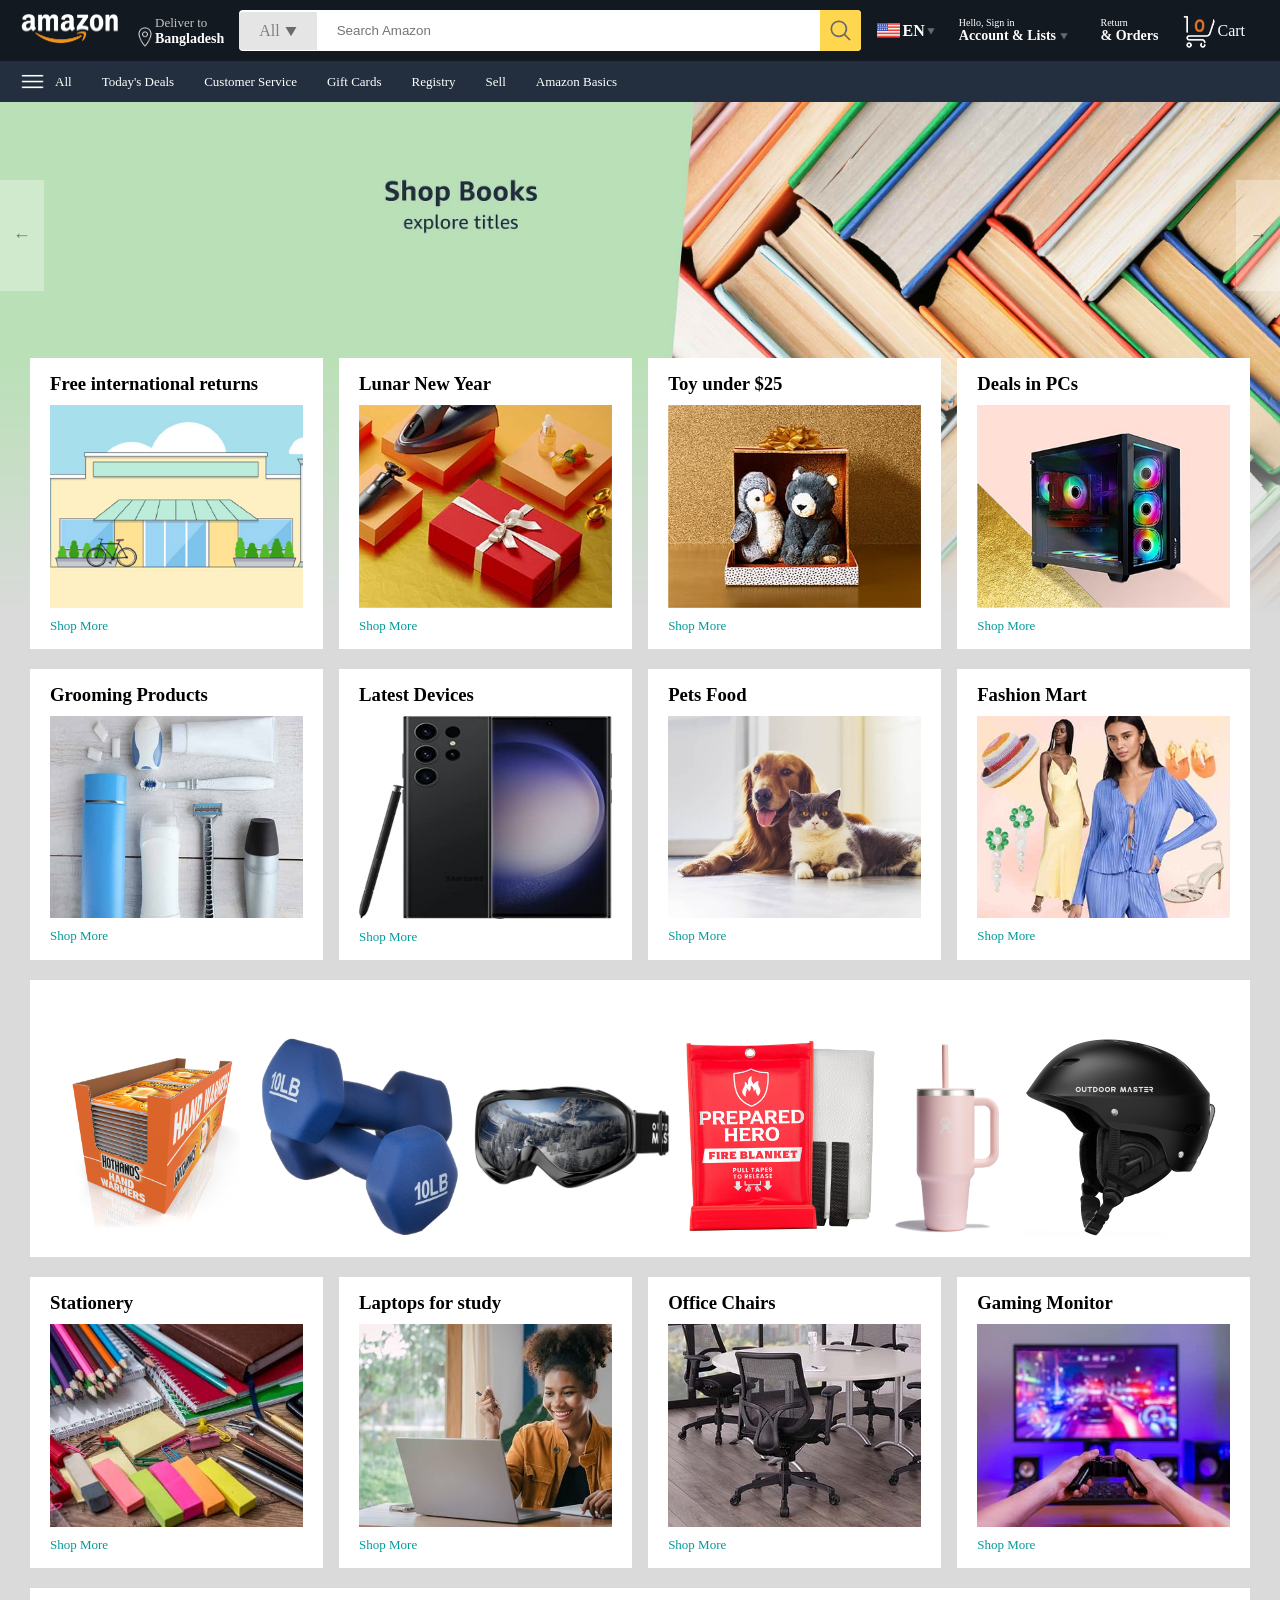
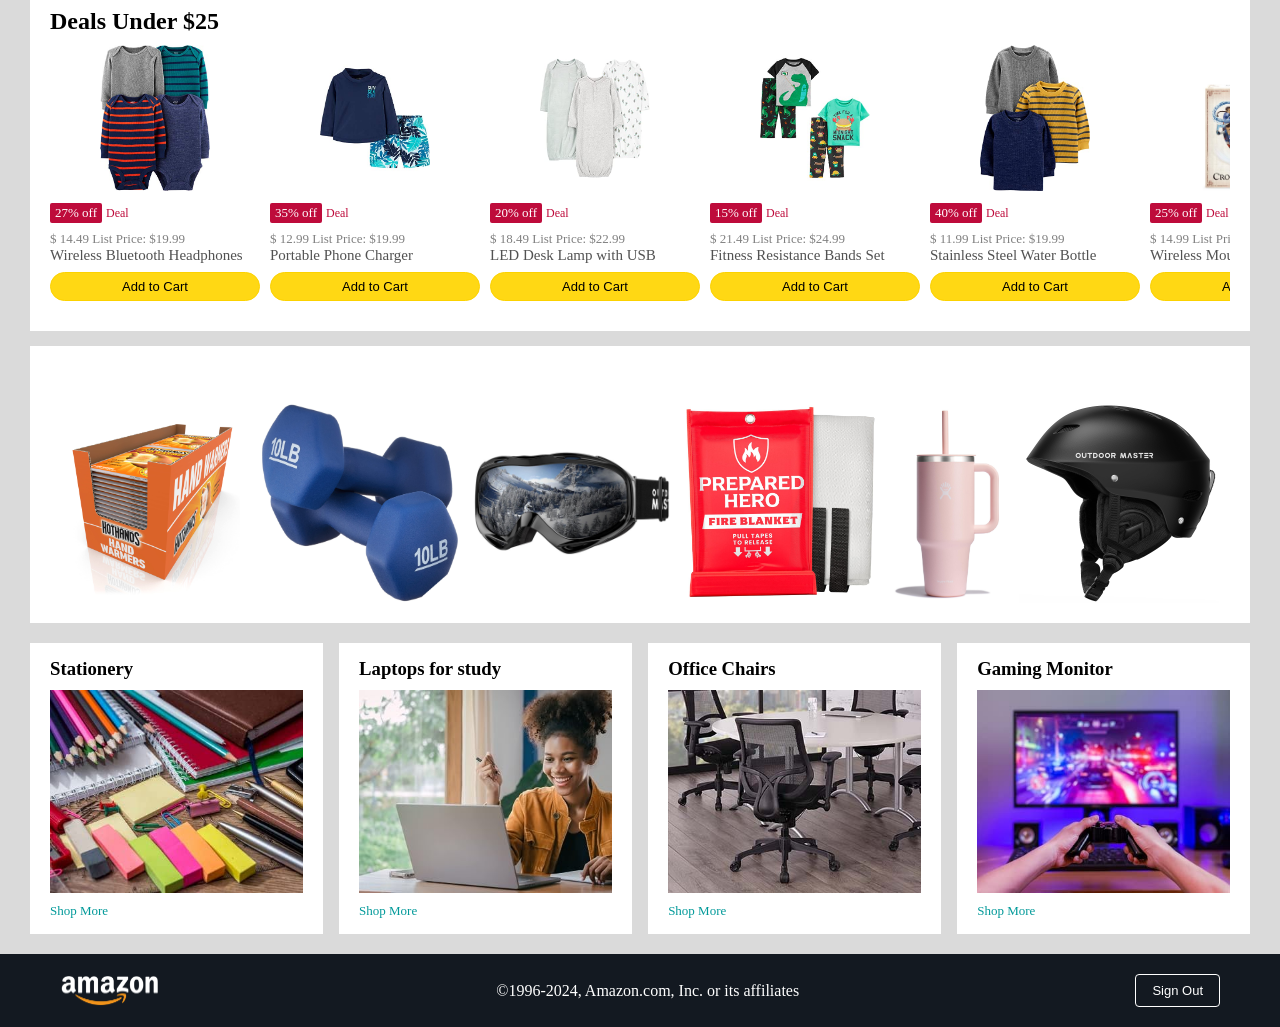
<file: index.html>
<!DOCTYPE html>
<html lang="en">
<head>
    <meta charset="UTF-8">
    <meta name="viewport" content="width=device-width, initial-scale=1.0">
    <base href="/">
    <title>Amazon Clone By Mahin</title>
    <link rel="stylesheet" href="style.css">
</head>
<body>

    <nav>
        <button class="mobile-menu-btn" aria-label="Menu">&#9776;</button>
        <a href="index.html">
            <img src="assets/amazon_logo.png" width="100px" alt="Amazon Logo">
        </a>
        <div class="nav-country">
            <img src="assets/location_icon.png" height="20px" alt="">
            <div>
                <p>Deliver to</p>
                <h1>Bangladesh</h1>
            </div>
        </div>  
        <div class="nav-search">
            <div class="nav-search-gategory">
                <p>All</p>
                <img src="assets/dropdown_icon.png" height="12px" alt="">
            </div>
            <ul class="category-dropdown">
                <li>All Departments</li>
                <li>Electronics</li>
                <li>Computers</li>
                <li>Sports & Outdoors</li>
                <li>Fashion</li>
                <li>Home & Kitchen</li>
                <li>Toys & Games</li>
                <li>Books</li>
            </ul>
            <input type="text" class="nav-search-input" placeholder="Search Amazon" />
            <img src="assets/search_icon.png" class="nav-search-icon" alt="Search">
        </div> 

        <div class="nav-language">
            <img src="assets/us_flag.png" width="25px" alt="">
            <p>EN</p>
            <img src="assets/dropdown_icon.png" height="8px" alt="">
        </div>

        <div class="nav-text">
            <p class="sign-in-text">Hello, Sign in</p> 
            <h1>Account & Lists <img src="assets/dropdown_icon.png" height="8px" alt=""> </h1>
        </div>

        <div class="nav-text">
            <p>Return</p> 
            <h1>& Orders</h1>
        </div>

        <a href="cart.html" class="nav-cart">
            <img src="assets/cart_icon.png" width="35px" alt="">
            <span class="cart-badge">0</span>
            <p>Cart</p>
        </a>
    </nav>

    <div class="nav-bottom">
        <div>
            <img src="assets/menu_icon.png" width="25px" alt="">
            <p>All</p>
        </div>
        <p>Today's Deals</p>
        <p>Customer Service</p>  
        <p>Gift Cards</p>
        <p>Registry</p> 
        <p>Sell</p>
        <p>Amazon Basics</p>   
    </div>

    <div class="header-slider">
        <a href="#" class="control-prev">&#8592;</a>
        <a href="#" class="control-next">&#8594;</a>
        <ul>
            <img src="assets/header1.jpg" class="header-img" alt="">
            <img src="assets/header2.jpg" class="header-img" alt="">
            <img src="assets/header3.jpg" class="header-img" alt="">
            <img src="assets/header4.jpg" class="header-img" alt="">
            <img src="assets/header5.jpg" class="header-img" alt="">
            <img src="assets/header6.jpg" class="header-img" alt="">       
        </ul>
    </div>

    <div class="box-row header-box">
       <div class="box-col">
        <h3>Free international returns</h3>
        <img src="assets/box1-1.jpg" alt="">
        <a href="/">Shop More</a>
       </div>
        
       <div class="box-col">
         <h3>Lunar New Year</h3>
         <img src="assets/box1-2.jpg" alt="">
         <a href="/">Shop More</a>
        </div>
     
        <div class="box-col">
         <h3>Toy under $25</h3>
         <img src="assets/box1-3.jpg" alt="">
         <a href="/">Shop More</a>
        </div>
     
        <div class="box-col">
         <h3>Deals in PCs</h3>
         <img src="assets/box1-4.jpg" alt="">
         <a href="/">Shop More</a>
        </div>
     
    </div>

    <div class="box-row">
        <div class="box-col">
         <h3>Grooming Products</h3>
         <img src="assets/box2-1.jpg" alt="">
         <a href="/">Shop More</a>
        </div>
         
        <div class="box-col">
          <h3>Latest Devices</h3>
          <img src="assets/box2-2.jpg" alt="">
          <a href="/">Shop More</a>
         </div>
      
         <div class="box-col">
          <h3>Pets Food</h3>
          <img src="assets/box2-3.jpg" alt="">
          <a href="/">Shop More</a>
         </div>
      
         <div class="box-col">
          <h3>Fashion Mart</h3>
          <img src="assets/box2-4.jpg" alt="">
          <a href="/">Shop More</a>
         </div>
     </div>


     <div class="products-slider">
        <h2>Best sellers in Sports & Outdoors</h2>
        <div class="products">
            <img src="assets/product1-1.jpg" alt="">
            <img src="assets/product1-2.jpg" alt="">
            <img src="assets/product1-3.jpg" alt="">
            <img src="assets/product1-4.jpg" alt="">
            <img src="assets/product1-5.jpg" alt="">  
            <img src="assets/product1-6.jpg" alt="">
            <img src="assets/product1-7.jpg" alt="">
            <img src="assets/product1-8.jpg" alt="">
            <img src="assets/product1-9.jpg" alt="">
            <img src="assets/product1-10.jpg" alt="">
        </div>

     </div>

     <div class="box-row">
        <div class="box-col">
         <h3>Stationery</h3>
         <img src="assets/box3-1.jpg" alt="">
         <a href="/">Shop More</a>
        </div>
         
        <div class="box-col">
          <h3>Laptops for study</h3>
          <img src="assets/box3-2.jpg" alt="">
          <a href="/">Shop More</a>
         </div>
      
         <div class="box-col">
          <h3>Office Chairs</h3>
          <img src="assets/box3-3.jpg" alt="">
          <a href="/">Shop More</a>
         </div>
      
         <div class="box-col">
          <h3>Gaming Monitor</h3>
          <img src="assets/box3-4.jpg" alt="">
          <a href="/">Shop More</a>
         </div>
     </div>

     <div class="products-slider-with-price">
        <h2>Deals Under $25</h2>
        <div class="products">
          <div class="product-card" data-id="0">
            <a href="product.html?id=0" class="product-img-container">
               <img src="assets/product2-1.jpg" alt="">
            </a>
            <div class="product-offer">
                <p>27% off</p> <span>Deal</span>
            </div>
            <p class="product-price">$ <span>14.49</span> List Price: $19.99</p>
            <a href="product.html?id=0"><h4>Wireless Bluetooth Headphones</h4></a>
            <button class="add-to-cart-btn">Add to Cart</button>
           </div>
           <div class="product-card" data-id="1">
            <a href="product.html?id=1" class="product-img-container">
               <img src="assets/product2-2.jpg" alt="">
            </a>
            <div class="product-offer">
                <p>35% off</p> <span>Deal</span>
            </div>
            <p class="product-price">$ <span>12.99</span> List Price: $19.99</p>
            <a href="product.html?id=1"><h4>Portable Phone Charger</h4></a>
            <button class="add-to-cart-btn">Add to Cart</button>
           </div>
           <div class="product-card" data-id="2">
            <a href="product.html?id=2" class="product-img-container">
               <img src="assets/product2-3.jpg" alt="">
            </a>
            <div class="product-offer">
                <p>20% off</p> <span>Deal</span>
            </div>
            <p class="product-price">$ <span>18.49</span> List Price: $22.99</p>
            <a href="product.html?id=2"><h4>LED Desk Lamp with USB</h4></a>
            <button class="add-to-cart-btn">Add to Cart</button>
           </div>
           <div class="product-card" data-id="3">
            <a href="product.html?id=3" class="product-img-container">
               <img src="assets/product2-4.jpg" alt="">
            </a>
            <div class="product-offer">
                <p>15% off</p> <span>Deal</span>
            </div>
            <p class="product-price">$ <span>21.49</span> List Price: $24.99</p>
            <a href="product.html?id=3"><h4>Fitness Resistance Bands Set</h4></a>
            <button class="add-to-cart-btn">Add to Cart</button>
           </div>
           <div class="product-card" data-id="4">
            <a href="product.html?id=4" class="product-img-container">
               <img src="assets/product2-5.jpg" alt="">
            </a>
            <div class="product-offer">
                <p>40% off</p> <span>Deal</span>
            </div>
            <p class="product-price">$ <span>11.99</span> List Price: $19.99</p>
            <a href="product.html?id=4"><h4>Stainless Steel Water Bottle</h4></a>
            <button class="add-to-cart-btn">Add to Cart</button>
           </div>
           <div class="product-card" data-id="5">
            <a href="product.html?id=5" class="product-img-container">
               <img src="assets/product2-6.jpg" alt="">
            </a>
            <div class="product-offer">
                <p>25% off</p> <span>Deal</span>
            </div>
            <p class="product-price">$ <span>14.99</span> List Price: $19.99</p>
            <a href="product.html?id=5"><h4>Wireless Mouse Ergonomic</h4></a>
            <button class="add-to-cart-btn">Add to Cart</button>
           </div>
           <div class="product-card" data-id="6">
            <a href="product.html?id=6" class="product-img-container">
               <img src="assets/product2-7.jpg" alt="">
            </a>
            <div class="product-offer">
                <p>30% off</p> <span>Deal</span>
            </div>
            <p class="product-price">$ <span>13.99</span> List Price: $19.99</p>
            <a href="product.html?id=6"><h4>Yoga Mat Non-Slip Premium</h4></a>
            <button class="add-to-cart-btn">Add to Cart</button>
           </div>
           <div class="product-card" data-id="7">
            <a href="product.html?id=7" class="product-img-container">
               <img src="assets/product2-8.jpg" alt="">
            </a>
            <div class="product-offer">
                <p>22% off</p> <span>Deal</span>
            </div>
            <p class="product-price">$ <span>15.49</span> List Price: $19.99</p>
            <a href="product.html?id=7"><h4>Kitchen Knife Set Stainless</h4></a>
            <button class="add-to-cart-btn">Add to Cart</button>
           </div>
           <div class="product-card" data-id="8">
            <a href="product.html?id=8" class="product-img-container">
               <img src="assets/product2-9.jpg" alt="">
            </a>
            <div class="product-offer">
                <p>18% off</p> <span>Deal</span>
            </div>
            <p class="product-price">$ <span>16.49</span> List Price: $19.99</p>
            <a href="product.html?id=8"><h4>USB-C Fast Charging Cable</h4></a>
            <button class="add-to-cart-btn">Add to Cart</button>
           </div>
           <div class="product-card" data-id="9">
            <a href="product.html?id=9" class="product-img-container">
               <img src="assets/product2-10.jpg" alt="">
            </a>
            <div class="product-offer">
                <p>33% off</p> <span>Deal</span>
            </div>
            <p class="product-price">$ <span>13.49</span> List Price: $19.99</p>
            <a href="product.html?id=9"><h4>Bamboo Cutting Board Set</h4></a>
            <button class="add-to-cart-btn">Add to Cart</button>
           </div>
           <div class="product-card" data-id="10">
            <a href="product.html?id=10" class="product-img-container">
               <img src="assets/product2-11.jpg" alt="">
            </a>
            <div class="product-offer">
                <p>28% off</p> <span>Deal</span>
            </div>
            <p class="product-price">$ <span>14.49</span> List Price: $19.99</p>
            <a href="product.html?id=10"><h4>Silicone Baking Mat Set</h4></a>
            <button class="add-to-cart-btn">Add to Cart</button>
           </div>
        </div>
     </div>

     <div class="products-slider">
        <h2>Best sellers in Sports & Outdoors</h2>
        <div class="products">
            <img src="assets/product1-1.jpg" alt="">
            <img src="assets/product1-2.jpg" alt="">
            <img src="assets/product1-3.jpg" alt="">
            <img src="assets/product1-4.jpg" alt="">
            <img src="assets/product1-5.jpg" alt="">  
            <img src="assets/product1-6.jpg" alt="">
            <img src="assets/product1-7.jpg" alt="">
            <img src="assets/product1-8.jpg" alt="">
            <img src="assets/product1-9.jpg" alt="">
            <img src="assets/product1-10.jpg" alt="">
        </div>
     </div>

     <div class="box-row">
        <div class="box-col">
         <h3>Stationery</h3>
         <img src="assets/box3-1.jpg" alt="">
         <a href="/">Shop More</a>
        </div>
         
        <div class="box-col">
          <h3>Laptops for study</h3>
          <img src="assets/box3-2.jpg" alt="">
          <a href="/">Shop More</a>
         </div>
      
         <div class="box-col">
          <h3>Office Chairs</h3>
          <img src="assets/box3-3.jpg" alt="">
          <a href="/">Shop More</a>
         </div>
      
         <div class="box-col">
          <h3>Gaming Monitor</h3>
          <img src="assets/box3-4.jpg" alt="">
          <a href="/">Shop More</a>
         </div>
     </div>

     <footer>
        <img src="assets/amazon_logo.png" width="100px" alt="">
        <p> &copy;1996-2024, Amazon.com, Inc. or its affiliates </p>
        <button class="sign-out-btn">Sign Out</button>
     </footer>

    <!-- Back to Top Button -->
    <button class="back-to-top" aria-label="Back to top">&#8593;</button>

    <!-- Cart Side Panel -->
    <div class="cart-overlay"></div>
    <div class="cart-panel">
        <div class="cart-panel-header">
            <h3>Shopping Cart</h3>
            <button class="close-cart">&times;</button>
        </div>
        <div class="cart-items"></div>
        <div class="cart-panel-footer">
            <p class="cart-total-text">Total: $<span class="cart-total">0.00</span></p>
            <button class="clear-cart-btn">Clear Cart</button>
            <button class="checkout-btn">Proceed to Checkout</button>
        </div>
    </div>

    <!-- Sign In Modal -->
    <div class="sign-in-overlay"></div>
    <div class="sign-in-modal">
        <button class="close-sign-in">&times;</button>
        <h2>Sign In</h2>
        <form class="sign-in-form">
            <label for="email">Email</label>
            <input type="email" id="email" placeholder="Enter your email" required>
            <label for="password">Password</label>
            <input type="password" id="password" placeholder="Enter your password" required>
            <button type="submit" class="sign-in-submit">Sign In</button>
        </form>
        <p class="sign-in-footer">New to Amazon? <a href="#">Create your Amazon account</a></p>
    </div>

    <script src="script.js"></script>
</body>
</html>
</file>
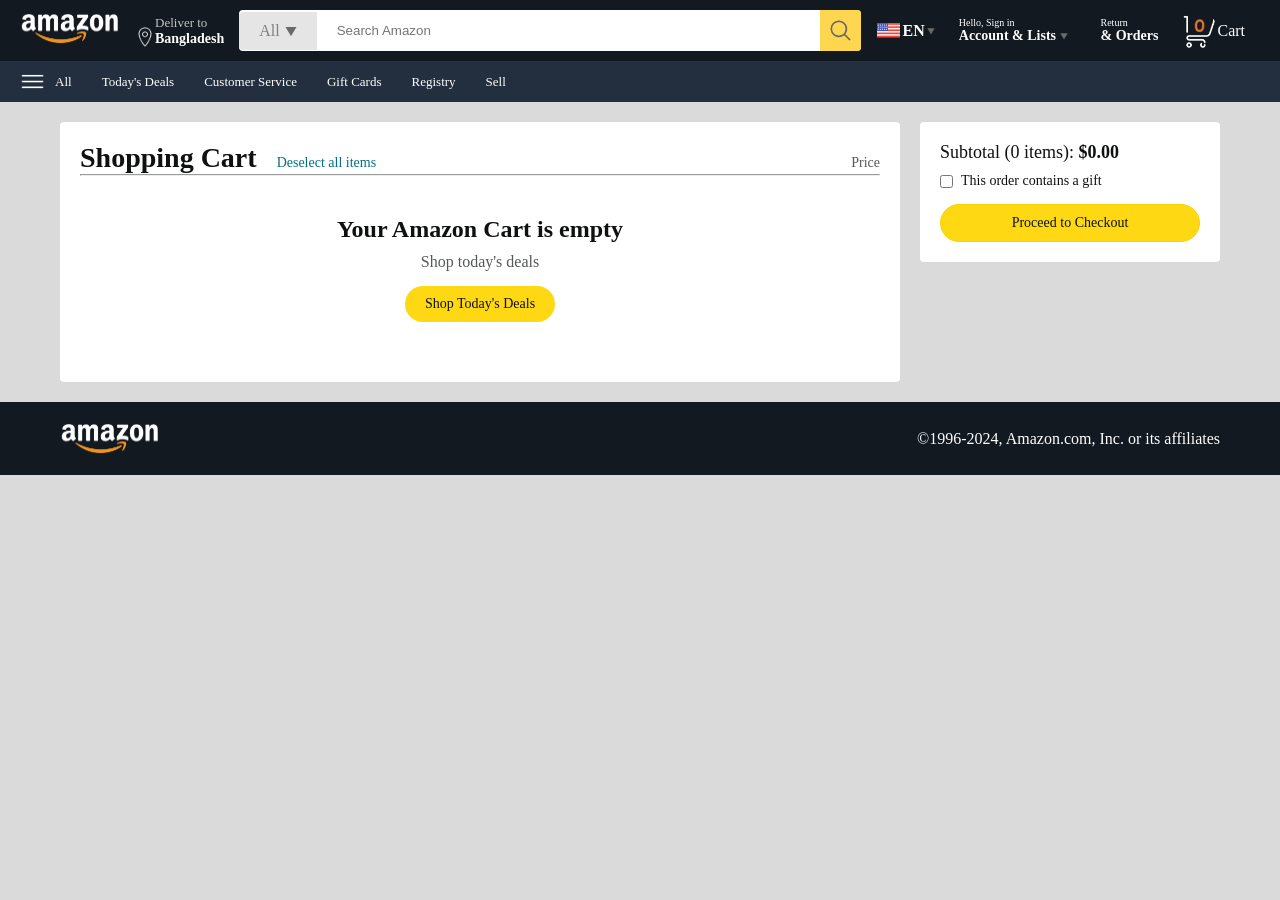
<file: cart.html>
<!DOCTYPE html>
<html lang="en">
<head>
    <meta charset="UTF-8">
    <meta name="viewport" content="width=device-width, initial-scale=1.0">
    <base href="/">
    <title>Shopping Cart - Amazon Clone</title>
    <link rel="stylesheet" href="style.css">
</head>
<body>

    <nav>
        <button class="mobile-menu-btn" aria-label="Menu">&#9776;</button>
        <a href="index.html">
            <img src="assets/amazon_logo.png" width="100px" alt="Amazon Logo">
        </a>
        <div class="nav-country">
            <img src="assets/location_icon.png" height="20px" alt="">
            <div>
                <p>Deliver to</p>
                <h1>Bangladesh</h1>
            </div>
        </div>
        <div class="nav-search">
            <div class="nav-search-gategory">
                <p>All</p>
                <img src="assets/dropdown_icon.png" height="12px" alt="">
            </div>
            <input type="text" class="nav-search-input" placeholder="Search Amazon" />
            <img src="assets/search_icon.png" class="nav-search-icon" alt="Search">
        </div>

        <div class="nav-language">
            <img src="assets/us_flag.png" width="25px" alt="">
            <p>EN</p>
            <img src="assets/dropdown_icon.png" height="8px" alt="">
        </div>

        <div class="nav-text">
            <p class="sign-in-text">Hello, Sign in</p>
            <h1>Account & Lists <img src="assets/dropdown_icon.png" height="8px" alt=""> </h1>
        </div>

        <div class="nav-text">
            <p>Return</p>
            <h1>& Orders</h1>
        </div>

        <a href="cart.html" class="nav-cart">
            <img src="assets/cart_icon.png" width="35px" alt="">
            <span class="cart-badge">0</span>
            <p>Cart</p>
        </a>
    </nav>

    <div class="nav-bottom">
        <div>
            <img src="assets/menu_icon.png" width="25px" alt="">
            <p>All</p>
        </div>
        <p>Today's Deals</p>
        <p>Customer Service</p>
        <p>Gift Cards</p>
        <p>Registry</p>
        <p>Sell</p>
    </div>

    <div class="cart-page">
        <div class="cart-page-main">
            <div class="cart-page-header">
                <h1>Shopping Cart</h1>
                <p class="cart-deselect">Deselect all items</p>
                <p class="cart-price-label">Price</p>
            </div>
            <hr>
            <div class="cart-page-items" id="cart-items-container">
            </div>
        </div>
        <div class="cart-page-sidebar">
            <div class="cart-subtotal">
                <p>Subtotal (<span id="cart-count">0</span> items): <strong>$<span id="cart-subtotal-price">0.00</span></strong></p>
                <label class="cart-gift-label">
                    <input type="checkbox"> This order contains a gift
                </label>
                <a href="checkout.html" class="btn-checkout">Proceed to Checkout</a>
            </div>
        </div>
    </div>

    <footer>
        <img src="assets/amazon_logo.png" width="100px" alt="">
        <p>&copy;1996-2024, Amazon.com, Inc. or its affiliates</p>
    </footer>

    <button class="back-to-top" aria-label="Back to top">&#8593;</button>

    <script src="cart-page.js"></script>
</body>
</html>
</file>
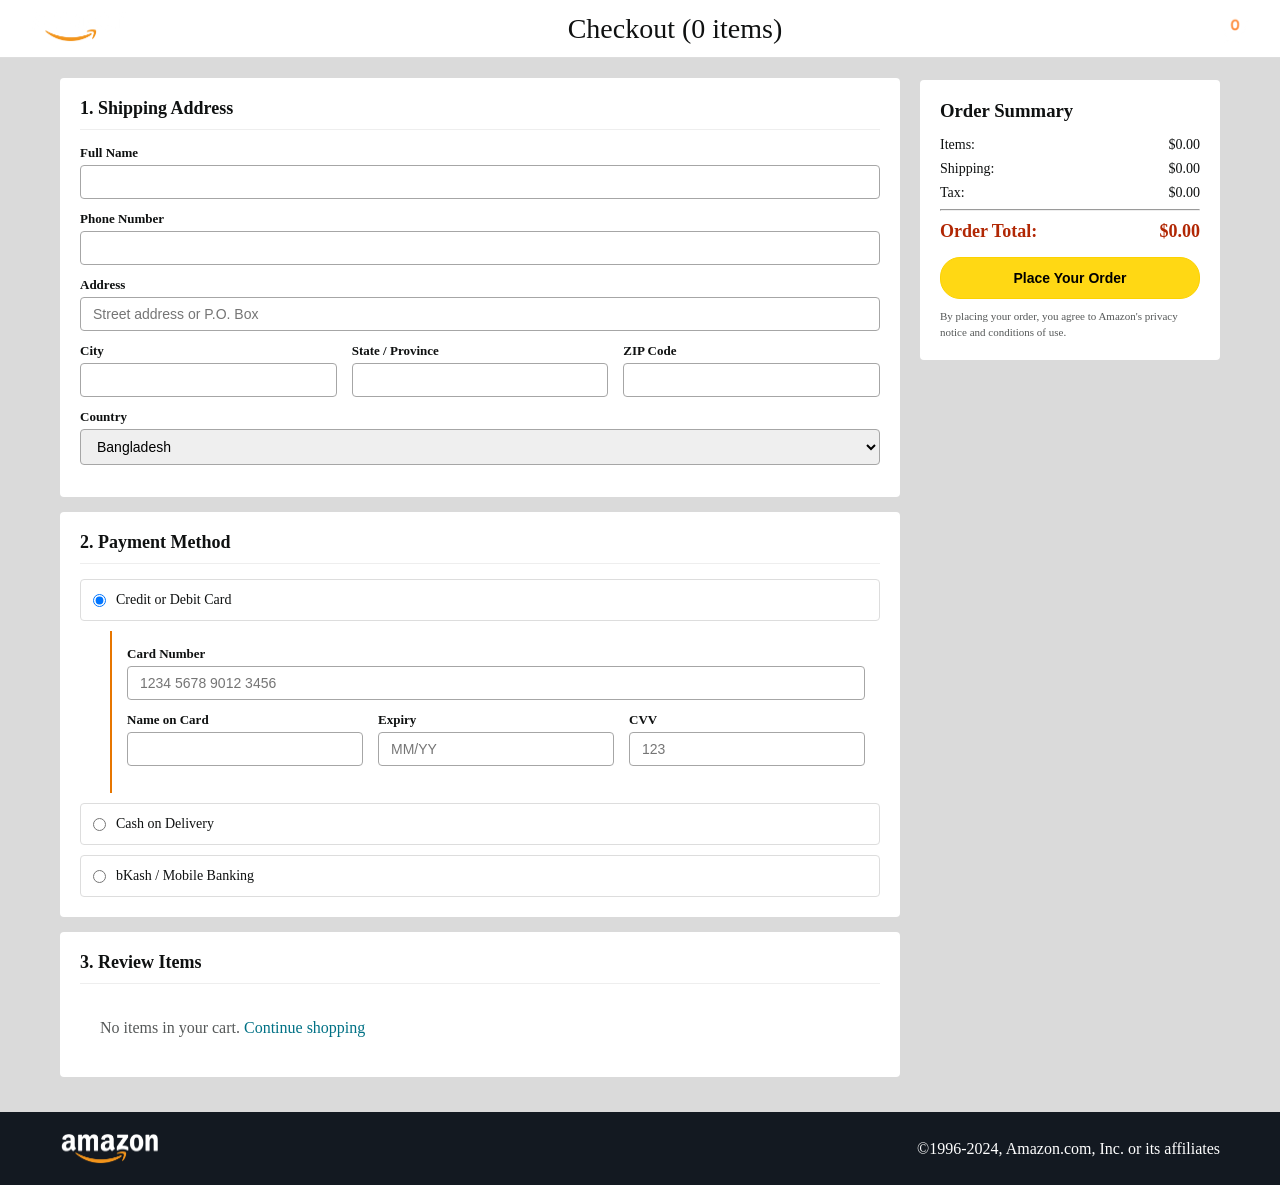
<file: checkout.html>
<!DOCTYPE html>
<html lang="en">
<head>
    <meta charset="UTF-8">
    <meta name="viewport" content="width=device-width, initial-scale=1.0">
    <base href="/">
    <title>Checkout - Amazon Clone</title>
    <link rel="stylesheet" href="style.css">
</head>
<body>

    <nav class="checkout-nav">
        <a href="index.html">
            <img src="assets/amazon_logo.png" width="100px" alt="Amazon Logo">
        </a>
        <h1 class="checkout-title">Checkout (<span id="checkout-item-count">0</span> items)</h1>
        <img src="assets/cart_icon.png" width="30px" alt="" class="checkout-lock-icon">
    </nav>

    <div class="checkout-page">
        <div class="checkout-main">
            <div class="checkout-section">
                <h2>1. Shipping Address</h2>
                <form id="shipping-form">
                    <div class="form-row">
                        <div class="form-group">
                            <label for="ship-name">Full Name</label>
                            <input type="text" id="ship-name" required>
                        </div>
                    </div>
                    <div class="form-row">
                        <div class="form-group">
                            <label for="ship-phone">Phone Number</label>
                            <input type="tel" id="ship-phone" required>
                        </div>
                    </div>
                    <div class="form-row">
                        <div class="form-group full-width">
                            <label for="ship-address">Address</label>
                            <input type="text" id="ship-address" placeholder="Street address or P.O. Box" required>
                        </div>
                    </div>
                    <div class="form-row">
                        <div class="form-group">
                            <label for="ship-city">City</label>
                            <input type="text" id="ship-city" required>
                        </div>
                        <div class="form-group">
                            <label for="ship-state">State / Province</label>
                            <input type="text" id="ship-state" required>
                        </div>
                        <div class="form-group">
                            <label for="ship-zip">ZIP Code</label>
                            <input type="text" id="ship-zip" required>
                        </div>
                    </div>
                    <div class="form-row">
                        <div class="form-group">
                            <label for="ship-country">Country</label>
                            <select id="ship-country">
                                <option value="BD">Bangladesh</option>
                                <option value="US">United States</option>
                                <option value="UK">United Kingdom</option>
                                <option value="CA">Canada</option>
                                <option value="AU">Australia</option>
                                <option value="IN">India</option>
                            </select>
                        </div>
                    </div>
                </form>
            </div>

            <div class="checkout-section">
                <h2>2. Payment Method</h2>
                <div class="payment-methods">
                    <label class="payment-option">
                        <input type="radio" name="payment" value="card" checked>
                        <span>Credit or Debit Card</span>
                    </label>
                    <div class="card-form" id="card-form">
                        <div class="form-row">
                            <div class="form-group full-width">
                                <label for="card-number">Card Number</label>
                                <input type="text" id="card-number" placeholder="1234 5678 9012 3456" maxlength="19">
                            </div>
                        </div>
                        <div class="form-row">
                            <div class="form-group">
                                <label for="card-name">Name on Card</label>
                                <input type="text" id="card-name">
                            </div>
                            <div class="form-group">
                                <label for="card-expiry">Expiry</label>
                                <input type="text" id="card-expiry" placeholder="MM/YY" maxlength="5">
                            </div>
                            <div class="form-group">
                                <label for="card-cvv">CVV</label>
                                <input type="text" id="card-cvv" placeholder="123" maxlength="3">
                            </div>
                        </div>
                    </div>
                    <label class="payment-option">
                        <input type="radio" name="payment" value="cod">
                        <span>Cash on Delivery</span>
                    </label>
                    <label class="payment-option">
                        <input type="radio" name="payment" value="bkash">
                        <span>bKash / Mobile Banking</span>
                    </label>
                </div>
            </div>

            <div class="checkout-section">
                <h2>3. Review Items</h2>
                <div class="checkout-items" id="checkout-items">
                </div>
            </div>
        </div>

        <div class="checkout-sidebar">
            <div class="order-summary">
                <h3>Order Summary</h3>
                <div class="summary-row">
                    <span>Items:</span>
                    <span id="summary-items">$0.00</span>
                </div>
                <div class="summary-row">
                    <span>Shipping:</span>
                    <span id="summary-shipping">$0.00</span>
                </div>
                <div class="summary-row">
                    <span>Tax:</span>
                    <span id="summary-tax">$0.00</span>
                </div>
                <hr>
                <div class="summary-row total">
                    <span>Order Total:</span>
                    <span id="summary-total">$0.00</span>
                </div>
                <button class="btn-place-order" id="btn-place-order">Place Your Order</button>
                <p class="order-disclaimer">By placing your order, you agree to Amazon's privacy notice and conditions of use.</p>
            </div>
        </div>
    </div>

    <div class="order-confirmation-overlay" id="order-confirmation-overlay">
        <div class="order-confirmation-modal">
            <div class="order-success-icon">&#10003;</div>
            <h2>Order Placed Successfully!</h2>
            <p>Thank you for your purchase.</p>
            <p class="order-number">Order #<span id="order-number">000000</span></p>
            <p>You will receive a confirmation email shortly.</p>
            <a href="index.html" class="btn-continue-shopping">Continue Shopping</a>
        </div>
    </div>

    <footer>
        <img src="assets/amazon_logo.png" width="100px" alt="">
        <p>&copy;1996-2024, Amazon.com, Inc. or its affiliates</p>
    </footer>

    <script src="checkout-page.js"></script>
</body>
</html>
</file>
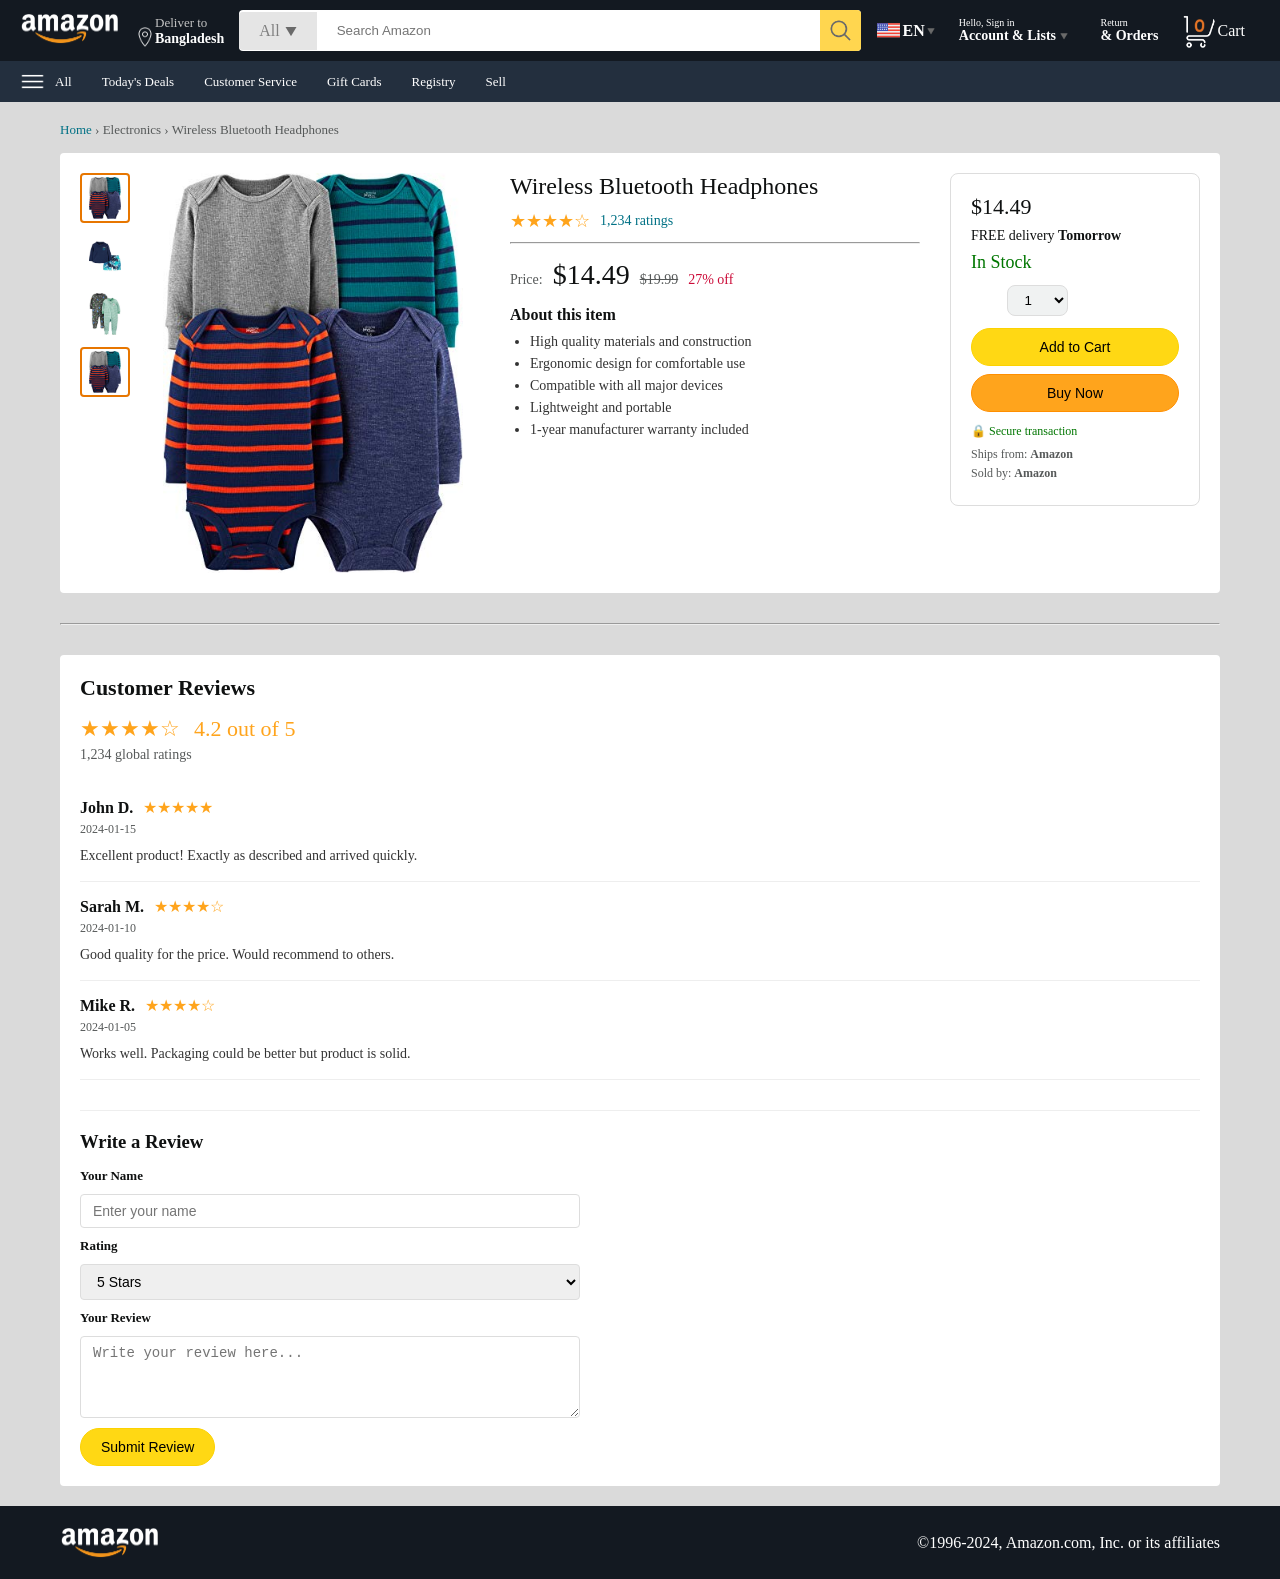
<file: product.html>
<!DOCTYPE html>
<html lang="en">
<head>
    <meta charset="UTF-8">
    <meta name="viewport" content="width=device-width, initial-scale=1.0">
    <base href="/">
    <title>Product - Amazon Clone</title>
    <link rel="stylesheet" href="style.css">
</head>
<body>

    <nav>
        <button class="mobile-menu-btn" aria-label="Menu">&#9776;</button>
        <a href="index.html">
            <img src="assets/amazon_logo.png" width="100px" alt="Amazon Logo">
        </a>
        <div class="nav-country">
            <img src="assets/location_icon.png" height="20px" alt="">
            <div>
                <p>Deliver to</p>
                <h1>Bangladesh</h1>
            </div>
        </div>
        <div class="nav-search">
            <div class="nav-search-gategory">
                <p>All</p>
                <img src="assets/dropdown_icon.png" height="12px" alt="">
            </div>
            <input type="text" class="nav-search-input" placeholder="Search Amazon" />
            <img src="assets/search_icon.png" class="nav-search-icon" alt="Search">
        </div>

        <div class="nav-language">
            <img src="assets/us_flag.png" width="25px" alt="">
            <p>EN</p>
            <img src="assets/dropdown_icon.png" height="8px" alt="">
        </div>

        <div class="nav-text">
            <p class="sign-in-text">Hello, Sign in</p>
            <h1>Account & Lists <img src="assets/dropdown_icon.png" height="8px" alt=""> </h1>
        </div>

        <div class="nav-text">
            <p>Return</p>
            <h1>& Orders</h1>
        </div>

        <a href="cart.html" class="nav-cart">
            <img src="assets/cart_icon.png" width="35px" alt="">
            <span class="cart-badge">0</span>
            <p>Cart</p>
        </a>
    </nav>

    <div class="nav-bottom">
        <div>
            <img src="assets/menu_icon.png" width="25px" alt="">
            <p>All</p>
        </div>
        <p>Today's Deals</p>
        <p>Customer Service</p>
        <p>Gift Cards</p>
        <p>Registry</p>
        <p>Sell</p>
    </div>

    <div class="product-page">
        <div class="product-breadcrumb">
            <a href="index.html">Home</a> &rsaquo; <span id="product-category">Electronics</span> &rsaquo; <span id="product-breadcrumb-name">Product</span>
        </div>

        <div class="product-page-main">
            <div class="product-page-images">
                <div class="product-thumbnails" id="product-thumbnails">
                </div>
                <div class="product-main-image">
                    <img id="product-main-img" src="assets/product2-1.jpg" alt="Product">
                </div>
            </div>

            <div class="product-page-info">
                <h1 id="product-title">Product Title</h1>
                <div class="product-rating-section">
                    <div class="stars" id="product-stars">
                        <span>&#9733;</span><span>&#9733;</span><span>&#9733;</span><span>&#9733;</span><span>&#9734;</span>
                    </div>
                    <a href="#reviews" id="product-rating-count">1,234 ratings</a>
                </div>
                <hr>
                <div class="product-page-price">
                    <span class="price-label">Price:</span>
                    <span class="price-value" id="product-price">$14.49</span>
                    <span class="price-original" id="product-original-price">$19.99</span>
                    <span class="price-discount" id="product-discount">27% off</span>
                </div>
                <div class="product-page-details">
                    <h3>About this item</h3>
                    <ul id="product-features">
                        <li>High quality materials and construction</li>
                        <li>Ergonomic design for comfortable use</li>
                        <li>Compatible with all major devices</li>
                        <li>Lightweight and portable</li>
                        <li>1-year manufacturer warranty included</li>
                    </ul>
                </div>
            </div>

            <div class="product-page-buy">
                <p class="buy-price" id="buy-price">$14.49</p>
                <p class="buy-delivery">FREE delivery <strong>Tomorrow</strong></p>
                <p class="buy-stock in-stock" id="buy-stock">In Stock</p>
                <div class="buy-quantity">
                    <label for="qty">Qty:</label>
                    <select id="qty">
                        <option value="1">1</option>
                        <option value="2">2</option>
                        <option value="3">3</option>
                        <option value="4">4</option>
                        <option value="5">5</option>
                        <option value="6">6</option>
                        <option value="7">7</option>
                        <option value="8">8</option>
                        <option value="9">9</option>
                        <option value="10">10</option>
                    </select>
                </div>
                <button class="btn-add-to-cart" id="btn-add-to-cart">Add to Cart</button>
                <button class="btn-buy-now" id="btn-buy-now">Buy Now</button>
                <div class="buy-secure">
                    <p><span>&#128274;</span> Secure transaction</p>
                </div>
                <div class="buy-seller">
                    <p>Ships from: <strong>Amazon</strong></p>
                    <p>Sold by: <strong>Amazon</strong></p>
                </div>
            </div>
        </div>

        <hr class="section-divider">

        <div class="product-reviews" id="reviews">
            <h2>Customer Reviews</h2>
            <div class="reviews-summary">
                <div class="reviews-stars-big">
                    <span>&#9733;</span><span>&#9733;</span><span>&#9733;</span><span>&#9733;</span><span>&#9734;</span>
                    <span class="reviews-avg">4.2 out of 5</span>
                </div>
                <p class="reviews-total" id="reviews-total">1,234 global ratings</p>
            </div>
            <div class="reviews-list" id="reviews-list">
            </div>
            <div class="review-form-section">
                <h3>Write a Review</h3>
                <form class="review-form" id="review-form">
                    <label for="review-name">Your Name</label>
                    <input type="text" id="review-name" placeholder="Enter your name" required>
                    <label for="review-rating">Rating</label>
                    <select id="review-rating" required>
                        <option value="5">5 Stars</option>
                        <option value="4">4 Stars</option>
                        <option value="3">3 Stars</option>
                        <option value="2">2 Stars</option>
                        <option value="1">1 Star</option>
                    </select>
                    <label for="review-text">Your Review</label>
                    <textarea id="review-text" rows="4" placeholder="Write your review here..." required></textarea>
                    <button type="submit" class="btn-submit-review">Submit Review</button>
                </form>
            </div>
        </div>
    </div>

    <footer>
        <img src="assets/amazon_logo.png" width="100px" alt="">
        <p>&copy;1996-2024, Amazon.com, Inc. or its affiliates</p>
    </footer>

    <button class="back-to-top" aria-label="Back to top">&#8593;</button>

    <script src="product-page.js"></script>
</body>
</html>
</file>
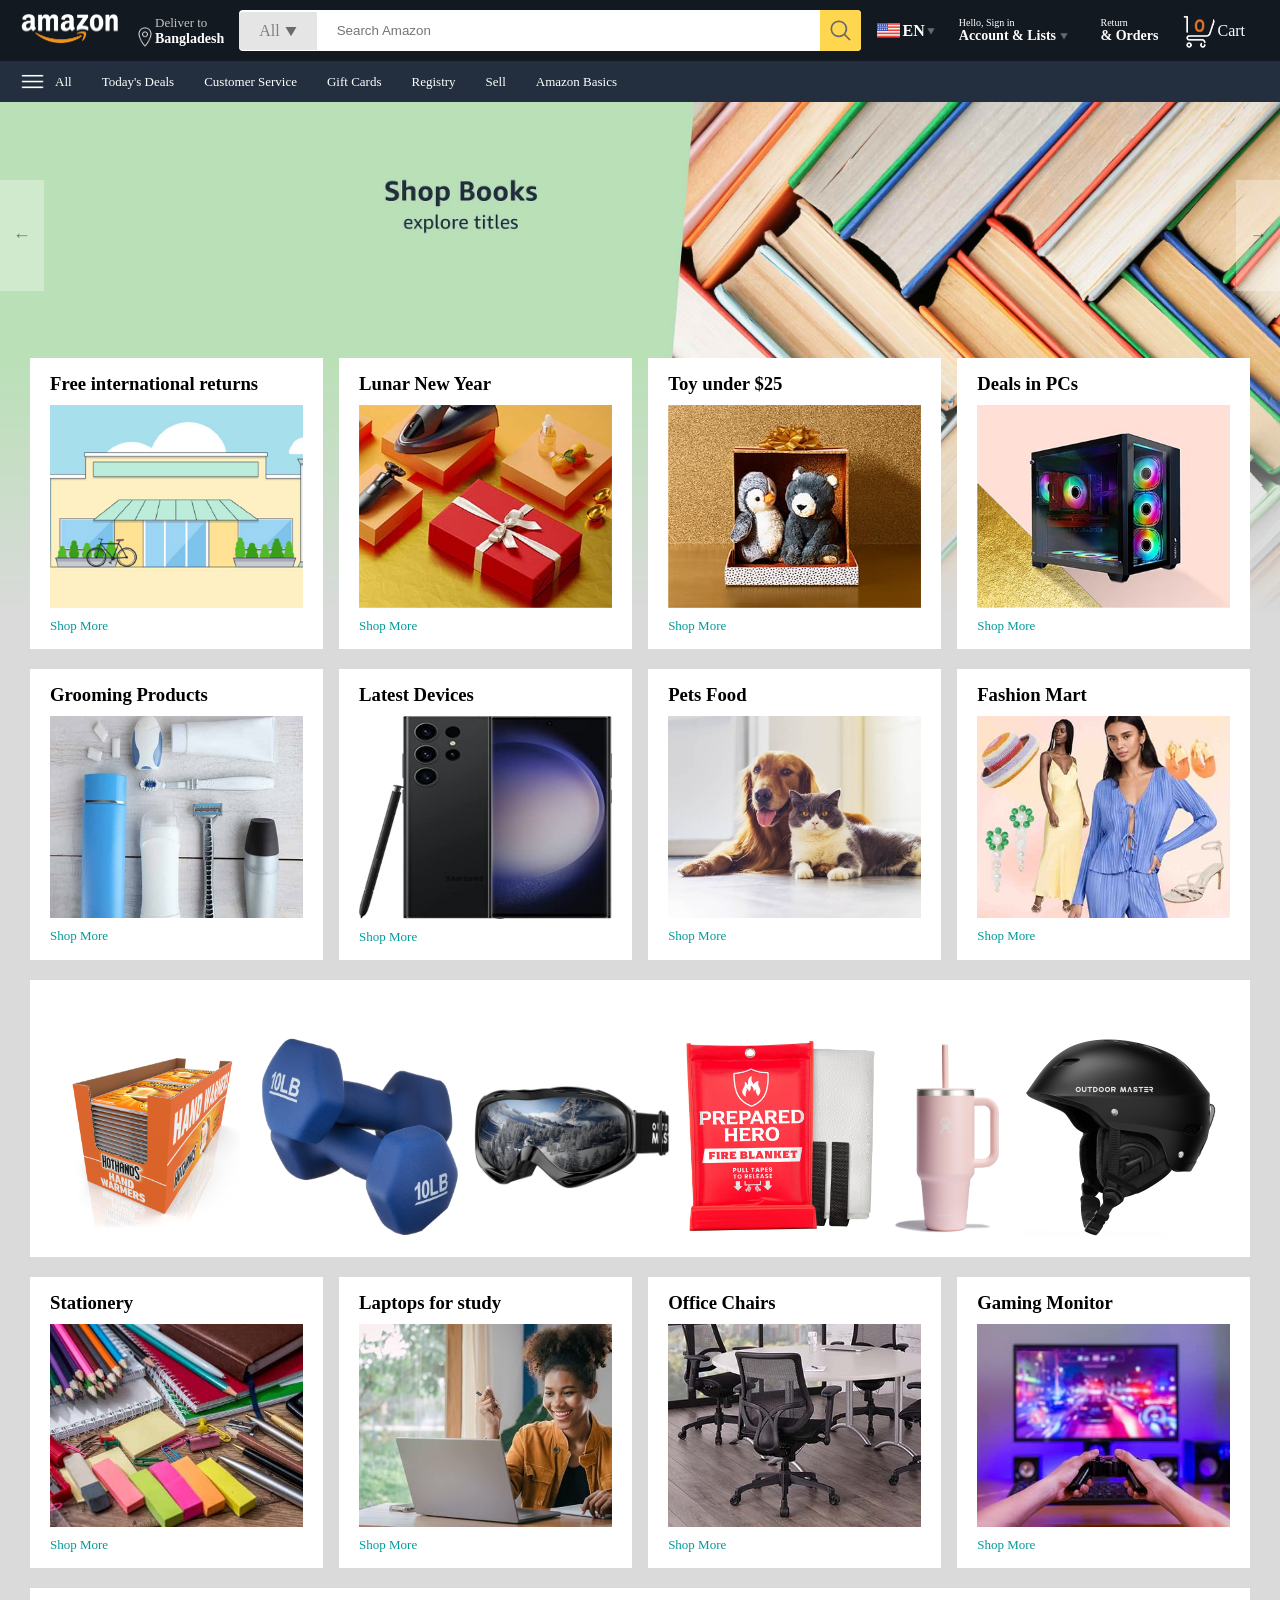
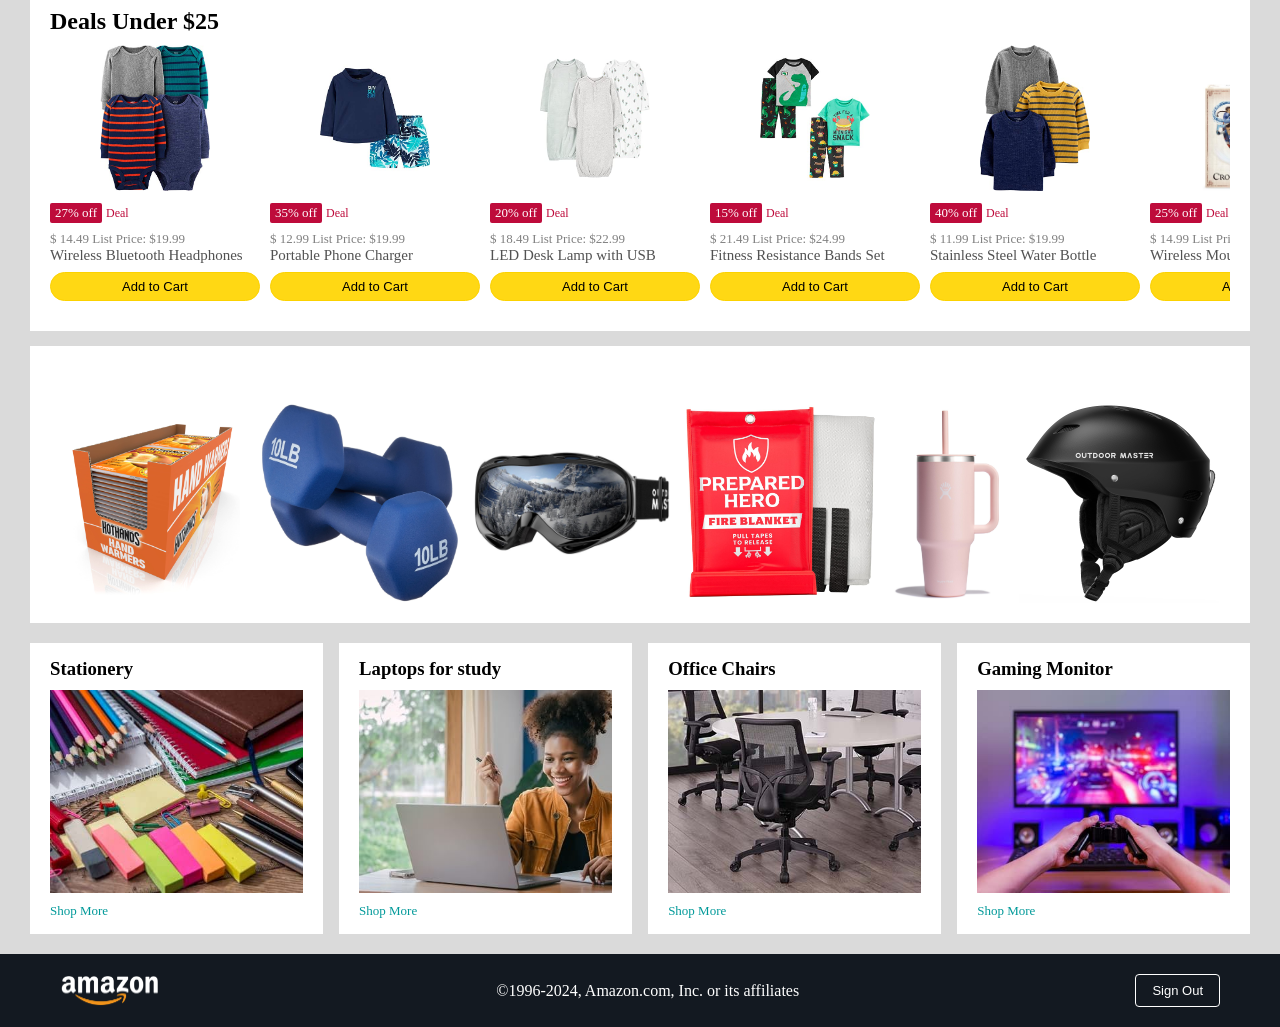
<file: Amazon clone/Amazon.html>
<!DOCTYPE html>
<html lang="en">
<head>
    <meta charset="UTF-8">
    <meta name="viewport" content="width=device-width, initial-scale=1.0">
    <title>Amazon Clone By Mahin</title>
    <link rel="stylesheet" href="Amazon style.css">
</head>
<body>

    <nav>
        <button class="mobile-menu-btn" aria-label="Menu">&#9776;</button>
        <a href="Amazon.html">
            <img src="/assets/amazon_logo.png" width="100px" alt="Amazon Logo">
        </a>
        <div class="nav-country">
            <img src="/assets/location_icon.png" height="20px" alt="">
            <div>
                <p>Deliver to</p>
                <h1>Bangladesh</h1>
            </div>
        </div>  
        <div class="nav-search">
            <div class="nav-search-gategory">
                <p>All</p>
                <img src="/assets/dropdown_icon.png" height="12px" alt="">
            </div>
            <ul class="category-dropdown">
                <li>All Departments</li>
                <li>Electronics</li>
                <li>Computers</li>
                <li>Sports & Outdoors</li>
                <li>Fashion</li>
                <li>Home & Kitchen</li>
                <li>Toys & Games</li>
                <li>Books</li>
            </ul>
            <input type="text" class="nav-search-input" placeholder="Search Amazon" />
            <img src="/assets/search_icon.png" class="nav-search-icon" alt="Search">
        </div> 

        <div class="nav-language">
            <img src="/assets/us_flag.png" width="25px" alt="">
            <p>EN</p>
            <img src="/assets/dropdown_icon.png" height="8px" alt="">
        </div>

        <div class="nav-text">
            <p class="sign-in-text">Hello, Sign in</p> 
            <h1>Account & Lists <img src="/assets/dropdown_icon.png" height="8px" alt=""> </h1>
        </div>

        <div class="nav-text">
            <p>Return</p> 
            <h1>& Orders</h1>
        </div>

        <a href="#" class="nav-cart">
            <img src="/assets/cart_icon.png" width="35px" alt="">
            <span class="cart-badge">0</span>
            <p>Cart</p>
        </a>
    </nav>

    <div class="nav-bottom">
        <div>
            <img src="/assets/menu_icon.png" width="25px" alt="">
            <p>All</p>
        </div>
        <p>Today's Deals</p>
        <p>Customer Service</p>  
        <p>Gift Cards</p>
        <p>Registry</p> 
        <p>Sell</p>
        <p>Amazon Basics</p>   
    </div>

    <div class="header-slider">
        <a href="#" class="control-prev">&#8592;</a>
        <a href="#" class="control-next">&#8594;</a>
        <ul>
            <img src="/assets/header1.jpg" class="header-img" alt="">
            <img src="/assets/header2.jpg" class="header-img" alt="">
            <img src="/assets/header3.jpg" class="header-img" alt="">
            <img src="/assets/header4.jpg" class="header-img" alt="">
            <img src="/assets/header5.jpg" class="header-img" alt="">
            <img src="/assets/header6.jpg" class="header-img" alt="">       
        </ul>
    </div>

    <div class="box-row header-box">
       <div class="box-col">
        <h3>Free international returns</h3>
        <img src="/assets/box1-1.jpg" alt="">
        <a href="/">Shop More</a>
       </div>
        
       <div class="box-col">
         <h3>Lunar New Year</h3>
         <img src="/assets/box1-2.jpg" alt="">
         <a href="/">Shop More</a>
        </div>
     
        <div class="box-col">
         <h3>Toy under $25</h3>
         <img src="/assets/box1-3.jpg" alt="">
         <a href="/">Shop More</a>
        </div>
     
        <div class="box-col">
         <h3>Deals in PCs</h3>
         <img src="/assets/box1-4.jpg" alt="">
         <a href="/">Shop More</a>
        </div>
     
    </div>

    <div class="box-row">
        <div class="box-col">
         <h3>Grooming Products</h3>
         <img src="/assets/box2-1.jpg" alt="">
         <a href="/">Shop More</a>
        </div>
         
        <div class="box-col">
          <h3>Latest Devices</h3>
          <img src="/assets/box2-2.jpg" alt="">
          <a href="/">Shop More</a>
         </div>
      
         <div class="box-col">
          <h3>Pets Food</h3>
          <img src="/assets/box2-3.jpg" alt="">
          <a href="/">Shop More</a>
         </div>
      
         <div class="box-col">
          <h3>Fashion Mart</h3>
          <img src="/assets/box2-4.jpg" alt="">
          <a href="/">Shop More</a>
         </div>
     </div>


     <div class="products-slider">
        <h2>Best sellers in Sports & Outdoors</h2>
        <div class="products">
            <img src="/assets/product1-1.jpg" alt="">
            <img src="/assets/product1-2.jpg" alt="">
            <img src="/assets/product1-3.jpg" alt="">
            <img src="/assets/product1-4.jpg" alt="">
            <img src="/assets/product1-5.jpg" alt="">  
            <img src="/assets/product1-6.jpg" alt="">
            <img src="/assets/product1-7.jpg" alt="">
            <img src="/assets/product1-8.jpg" alt="">
            <img src="/assets/product1-9.jpg" alt="">
            <img src="/assets/product1-10.jpg" alt="">
        </div>

     </div>

     <div class="box-row">
        <div class="box-col">
         <h3>Stationery</h3>
         <img src="/assets/box3-1.jpg" alt="">
         <a href="/">Shop More</a>
        </div>
         
        <div class="box-col">
          <h3>Laptops for study</h3>
          <img src="/assets/box3-2.jpg" alt="">
          <a href="/">Shop More</a>
         </div>
      
         <div class="box-col">
          <h3>Office Chairs</h3>
          <img src="/assets/box3-3.jpg" alt="">
          <a href="/">Shop More</a>
         </div>
      
         <div class="box-col">
          <h3>Gaming Monitor</h3>
          <img src="/assets/box3-4.jpg" alt="">
          <a href="/">Shop More</a>
         </div>
     </div>

     <div class="products-slider-with-price">
        <h2>Deals Under $25</h2>
        <div class="products">
          <div class="product-card">
            <div class="product-img-container">
               <img src="/assets/product2-1.jpg" alt="">
            </div>
            <div class="product-offer">
                <p>27% off</p> <span>Deal</span>
            </div>
            <p class="product-price">$ <span>14.49</span> List Price: $19.99</p>
            <h4>Wireless Bluetooth Headphones</h4>
            <button class="add-to-cart-btn">Add to Cart</button>
           </div>
           <div class="product-card">
            <div class="product-img-container">
               <img src="/assets/product2-2.jpg" alt="">
            </div>
            <div class="product-offer">
                <p>35% off</p> <span>Deal</span>
            </div>
            <p class="product-price">$ <span>12.99</span> List Price: $19.99</p>
            <h4>Portable Phone Charger</h4>
            <button class="add-to-cart-btn">Add to Cart</button>
           </div>
           <div class="product-card">
            <div class="product-img-container">
               <img src="/assets/product2-3.jpg" alt="">
            </div>
            <div class="product-offer">
                <p>20% off</p> <span>Deal</span>
            </div>
            <p class="product-price">$ <span>18.49</span> List Price: $22.99</p>
            <h4>LED Desk Lamp with USB</h4>
            <button class="add-to-cart-btn">Add to Cart</button>
           </div>
           <div class="product-card">
            <div class="product-img-container">
               <img src="/assets/product2-4.jpg" alt="">
            </div>
            <div class="product-offer">
                <p>15% off</p> <span>Deal</span>
            </div>
            <p class="product-price">$ <span>21.49</span> List Price: $24.99</p>
            <h4>Fitness Resistance Bands Set</h4>
            <button class="add-to-cart-btn">Add to Cart</button>
           </div>
           <div class="product-card">
            <div class="product-img-container">
               <img src="/assets/product2-5.jpg" alt="">
            </div>
            <div class="product-offer">
                <p>40% off</p> <span>Deal</span>
            </div>
            <p class="product-price">$ <span>11.99</span> List Price: $19.99</p>
            <h4>Stainless Steel Water Bottle</h4>
            <button class="add-to-cart-btn">Add to Cart</button>
           </div>
           <div class="product-card">
            <div class="product-img-container">
               <img src="/assets/product2-6.jpg" alt="">
            </div>
            <div class="product-offer">
                <p>25% off</p> <span>Deal</span>
            </div>
            <p class="product-price">$ <span>14.99</span> List Price: $19.99</p>
            <h4>Wireless Mouse Ergonomic</h4>
            <button class="add-to-cart-btn">Add to Cart</button>
           </div>
           <div class="product-card">
            <div class="product-img-container">
               <img src="/assets/product2-7.jpg" alt="">
            </div>
            <div class="product-offer">
                <p>30% off</p> <span>Deal</span>
            </div>
            <p class="product-price">$ <span>13.99</span> List Price: $19.99</p>
            <h4>Yoga Mat Non-Slip Premium</h4>
            <button class="add-to-cart-btn">Add to Cart</button>
           </div>
           <div class="product-card">
            <div class="product-img-container">
               <img src="/assets/product2-8.jpg" alt="">
            </div>
            <div class="product-offer">
                <p>22% off</p> <span>Deal</span>
            </div>
            <p class="product-price">$ <span>15.49</span> List Price: $19.99</p>
            <h4>Kitchen Knife Set Stainless</h4>
            <button class="add-to-cart-btn">Add to Cart</button>
           </div>
           <div class="product-card">
            <div class="product-img-container">
               <img src="/assets/product2-9.jpg" alt="">
            </div>
            <div class="product-offer">
                <p>18% off</p> <span>Deal</span>
            </div>
            <p class="product-price">$ <span>16.49</span> List Price: $19.99</p>
            <h4>USB-C Fast Charging Cable</h4>
            <button class="add-to-cart-btn">Add to Cart</button>
           </div>
           <div class="product-card">
            <div class="product-img-container">
               <img src="/assets/product2-10.jpg" alt="">
            </div>
            <div class="product-offer">
                <p>33% off</p> <span>Deal</span>
            </div>
            <p class="product-price">$ <span>13.49</span> List Price: $19.99</p>
            <h4>Bamboo Cutting Board Set</h4>
            <button class="add-to-cart-btn">Add to Cart</button>
           </div>
           <div class="product-card">
            <div class="product-img-container">
               <img src="/assets/product2-11.jpg" alt="">
            </div>
            <div class="product-offer">
                <p>28% off</p> <span>Deal</span>
            </div>
            <p class="product-price">$ <span>14.49</span> List Price: $19.99</p>
            <h4>Silicone Baking Mat Set</h4>
            <button class="add-to-cart-btn">Add to Cart</button>
           </div>
        </div>
     </div>

     <div class="products-slider">
        <h2>Best sellers in Sports & Outdoors</h2>
        <div class="products">
            <img src="/assets/product1-1.jpg" alt="">
            <img src="/assets/product1-2.jpg" alt="">
            <img src="/assets/product1-3.jpg" alt="">
            <img src="/assets/product1-4.jpg" alt="">
            <img src="/assets/product1-5.jpg" alt="">  
            <img src="/assets/product1-6.jpg" alt="">
            <img src="/assets/product1-7.jpg" alt="">
            <img src="/assets/product1-8.jpg" alt="">
            <img src="/assets/product1-9.jpg" alt="">
            <img src="/assets/product1-10.jpg" alt="">
        </div>
     </div>

     <div class="box-row">
        <div class="box-col">
         <h3>Stationery</h3>
         <img src="/assets/box3-1.jpg" alt="">
         <a href="/">Shop More</a>
        </div>
         
        <div class="box-col">
          <h3>Laptops for study</h3>
          <img src="/assets/box3-2.jpg" alt="">
          <a href="/">Shop More</a>
         </div>
      
         <div class="box-col">
          <h3>Office Chairs</h3>
          <img src="/assets/box3-3.jpg" alt="">
          <a href="/">Shop More</a>
         </div>
      
         <div class="box-col">
          <h3>Gaming Monitor</h3>
          <img src="/assets/box3-4.jpg" alt="">
          <a href="/">Shop More</a>
         </div>
     </div>

     <footer>
        <img src="/assets/amazon_logo.png" width="100px" alt="">
        <p> &copy;1996-2024, Amazon.com, Inc. or its affiliates </p>
        <button class="sign-out-btn">Sign Out</button>
     </footer>

    <!-- Back to Top Button -->
    <button class="back-to-top" aria-label="Back to top">&#8593;</button>

    <!-- Cart Side Panel -->
    <div class="cart-overlay"></div>
    <div class="cart-panel">
        <div class="cart-panel-header">
            <h3>Shopping Cart</h3>
            <button class="close-cart">&times;</button>
        </div>
        <div class="cart-items"></div>
        <div class="cart-panel-footer">
            <p class="cart-total-text">Total: $<span class="cart-total">0.00</span></p>
            <button class="clear-cart-btn">Clear Cart</button>
            <button class="checkout-btn">Proceed to Checkout</button>
        </div>
    </div>

    <!-- Sign In Modal -->
    <div class="sign-in-overlay"></div>
    <div class="sign-in-modal">
        <button class="close-sign-in">&times;</button>
        <h2>Sign In</h2>
        <form class="sign-in-form">
            <label for="email">Email</label>
            <input type="email" id="email" placeholder="Enter your email" required>
            <label for="password">Password</label>
            <input type="password" id="password" placeholder="Enter your password" required>
            <button type="submit" class="sign-in-submit">Sign In</button>
        </form>
        <p class="sign-in-footer">New to Amazon? <a href="#">Create your Amazon account</a></p>
    </div>

    <script src="script.js"></script>
</body>
</html>
</file>
<file: style.css>
@import url('https://fonts.googleapis.com/css2?family=Outfit:wght@800&display=swap');
* {
    margin: 0;
    padding: 0;
    box-sizing: border-box;
}

body {
    background: #dadada;
    color: white;
}

a {
    text-decoration: none;
    color:inherit
}

nav {
    display:flex;
    align-items: center;
    justify-content: space-between;
    background: #131921;
    padding: 10px 20px;
    position: sticky;
    top: 0;
    z-index: 100;
}

.mobile-menu-btn {
    display: none;
    background: none;
    border: none;
    color: white;
    font-size: 24px;
    cursor: pointer;
    padding: 5px;
}

.nav-country {
    display : flex;
    align-items: end;
    margin-left: 15px;
    font-size: 13px;
    color:#c4c4c4;
}

.nav-country h1 {
    font-size : 14px;
    color: #fff;
}

.nav-search {
    flex: 1;
    display: flex;
    align-items: center;
    background: #fff;
    color: gray;
    max-width: 1000px;
    border-radius: 4px;
    margin-left: 15px;
    position: relative;
}

.nav-search-gategory {
    display: flex;
    align-items: center;
    padding: 10px 20px;
    background: #e5e5e5;
    gap: 5px;   
    border-radius: 4px 0 0 4px;
    cursor: pointer;
    user-select: none;
}

.nav-search-gategory:hover {
    background: #d5d5d5;
}

.category-dropdown {
    display: none;
    position: absolute;
    top: 100%;
    left: 0;
    background: #fff;
    border: 1px solid #ddd;
    border-radius: 4px;
    list-style: none;
    box-shadow: 0 4px 12px rgba(0,0,0,0.15);
    z-index: 200;
    min-width: 200px;
}

.category-dropdown.open {
    display: block;
}

.category-dropdown li {
    padding: 10px 20px;
    color: #333;
    cursor: pointer;
    font-size: 14px;
}

.category-dropdown li:hover {
    background: #f0f0f0;
}

.nav-search-input {
    border: none;
    outline: none;
    padding-left: 20px;
    width: 100%;
}

.nav-search-icon {
    max-width: 41px;
    padding: 8px;
    background: #ffd64f;
    border-radius: 0 4px 4px 0;
    cursor: pointer;
    transition: background 0.2s;
}

.nav-search-icon:hover {
    background: #f7c832;
}

.nav-language {
    display: flex;
    align-items: center;
    gap: 2px;
    margin-left: 15px;
    font-weight: 600;
}

.nav-text {
    margin-left: 15px;
    cursor: pointer;
    padding: 5px 8px;
    border-radius: 3px;
    transition: border 0.2s;
    border: 1px solid transparent;
}

.nav-text:hover {
    border: 1px solid #fff;
}

.nav-text p {
    font-size: 10px;
}

.nav-text h1 {
    font-size: 14px;
}

.nav-cart {
    display: flex;
    align-items: center;
    margin: 0 15px;
    position: relative;
}

.cart-badge {
    position: absolute;
    top: -5px;
    right: 20px;
    background: #f08804;
    color: #fff;
    font-size: 11px;
    font-weight: 700;
    width: 18px;
    height: 18px;
    border-radius: 50%;
    display: none;
    align-items: center;
    justify-content: center;
}

.nav-bottom {
    display : flex;
    align-items: center;
    gap: 20px;
    padding: 8px 20px;
    background: #232f3e;
    color: #fff;
    font-size: 13px;
}

.nav-bottom div {
    display: flex;
    align-items: center;
    gap: 5px;
    font-weight: 500;
}

.nav-bottom p {
    cursor: pointer;
    padding: 3px 5px;
    border-radius: 3px;
    transition: background 0.2s;
}

.nav-bottom p:hover {
    background: rgba(255,255,255,0.1);
}

.header-slider ul {
    display: flex;
    overflow-y: hidden;
}

.header-img {
    max-width: 100%;
    mask-image: linear-gradient(to bottom, #000000 50%, transparent 100%);
}

.header-slider a {
    position: absolute;
    top: 20%;
    z-index: 1;
    padding: 5vh 1vw;
    background: #ffffff4f;
    color: #0000007b;
    text-decoration: none;
    font-weight: 600;
    font-size: 18px;
    cursor: pointer;
    transition: background 0.2s;
}

.header-slider a:hover {
    background: #ffffff8f;
}

.control-next {
    right: 0;
}

.box-row {
    display: flex;
    flex-wrap: wrap;
    row-gap: 20px;
    justify-content: space-between;
    margin: 20px 30px;
}

.box-col {
    display: flex;
    flex-direction: column;
    gap: 10px;
    min-width: 200px;
    max-width: 24%;
    background: #fff;
    color: #000000;
    padding: 15px 20px;
    z-index: 1;
    transition: transform 0.2s, box-shadow 0.2s;
}

.box-col:hover {
    transform: translateY(-3px);
    box-shadow: 0 4px 12px rgba(0,0,0,0.15);
}

.box-col a {
    font-size: 13px;
    font-weight: 500;
    color: #009999;
}

.box-col a:hover {
    text-decoration: underline;
    color: #c7511f;
}

.header-box {
    margin-top: -20vw;
}

.products-slider {
    background: #fff;
    margin: 0 30px;
    padding: 20px;
    margin-bottom: 15px;
}

.products-slider .products {
    display: flex;
    overflow-x: auto;
    gap: 10px;
    margin-top: 10px;
}

.products-slider .products img {
    max-width: 200px;
    max-height: 200px;
    cursor: pointer;
    transition: transform 0.2s;
}

.products-slider .products img:hover {
    transform: scale(1.05);
}

.products-slider .products::-webkit-scrollbar {
    display: none;
}

.products-slider-with-price {
    background: #fff;
    margin: 0 30px;
    padding: 20px;
    margin-bottom: 15px;
    color :black;
}

.products-slider-with-price .products {
    display: flex;
    overflow-x: auto;
    gap: 10px;
    margin-top: 10px;
}

.products-slider-with-price .products::-webkit-scrollbar {
    display: none;
}

.product-card {
    display: flex;
    flex-direction: column;
    justify-content: end;
    min-width: 210px;
    background: #fff;
    color: #000000;
    padding-bottom: 10px;
    transition: box-shadow 0.2s;
    position: relative;
}

.product-card:hover {
    box-shadow: 0 4px 12px rgba(0,0,0,0.15);
}

.product-card img {
    width: 110px;
   margin: 0 50px;
}

.product-offer p {
    background: #be0b3b;
    color: #fff;
    display: inline-block;
    padding: 2px 5px;
    border-radius: 2px;
    margin: 8px 0;
    font-size: 13px;
}

.product-offer span {
    color: #be0b3b;
    font-size: 12px;
    font-weight: 500;
}

.product-price {
    color: gray;
    font-size: 13px;
}

.product-card h4 {
    font-size: 15px;
    font-weight: 400;
    color: #525252
}

.add-to-cart-btn {
    margin-top: 8px;
    padding: 6px 12px;
    background: #ffd814;
    border: 1px solid #fcd200;
    border-radius: 20px;
    font-size: 13px;
    font-weight: 500;
    cursor: pointer;
    transition: background 0.2s;
}

.add-to-cart-btn:hover {
    background: #f7ca00;
}

footer {
    display: flex;
    align-items: center;
    justify-content: space-between;
    background: #131921;
    color: #fff;
    padding: 20px 60px;
}

.sign-out-btn {
    background: none;
    border: 1px solid #fff;
    color: #fff;
    padding: 8px 16px;
    border-radius: 4px;
    cursor: pointer;
    font-size: 13px;
    transition: background 0.2s;
}

.sign-out-btn:hover {
    background: rgba(255,255,255,0.1);
}

/* ===== BACK TO TOP BUTTON ===== */
.back-to-top {
    display: none;
    position: fixed;
    bottom: 30px;
    right: 30px;
    width: 45px;
    height: 45px;
    background: #232f3e;
    color: #fff;
    border: none;
    border-radius: 50%;
    font-size: 20px;
    cursor: pointer;
    align-items: center;
    justify-content: center;
    z-index: 999;
    box-shadow: 0 2px 8px rgba(0,0,0,0.3);
    transition: background 0.2s, transform 0.2s;
}

.back-to-top:hover {
    background: #131921;
    transform: scale(1.1);
}

/* ===== CART SIDE PANEL ===== */
.cart-overlay {
    display: none;
    position: fixed;
    top: 0;
    left: 0;
    width: 100%;
    height: 100%;
    background: rgba(0,0,0,0.5);
    z-index: 1000;
}

.cart-overlay.open {
    display: block;
}

.cart-panel {
    position: fixed;
    top: 0;
    right: -400px;
    width: 380px;
    height: 100%;
    background: #fff;
    color: #000;
    z-index: 1001;
    transition: right 0.3s ease;
    display: flex;
    flex-direction: column;
    box-shadow: -2px 0 12px rgba(0,0,0,0.2);
}

.cart-panel.open {
    right: 0;
}

.cart-panel-header {
    display: flex;
    justify-content: space-between;
    align-items: center;
    padding: 20px;
    border-bottom: 1px solid #eee;
}

.cart-panel-header h3 {
    font-size: 18px;
}

.close-cart {
    background: none;
    border: none;
    font-size: 28px;
    cursor: pointer;
    color: #333;
}

.cart-items {
    flex: 1;
    overflow-y: auto;
    padding: 15px;
}

.cart-empty {
    text-align: center;
    color: #888;
    padding: 40px 0;
    font-size: 16px;
}

.cart-item {
    display: flex;
    align-items: center;
    gap: 12px;
    padding: 12px 0;
    border-bottom: 1px solid #eee;
}

.cart-item img {
    width: 60px;
    height: 60px;
    object-fit: cover;
    border-radius: 4px;
}

.cart-item-info {
    flex: 1;
}

.cart-item-name {
    font-size: 14px;
    font-weight: 500;
    color: #333;
}

.cart-item-price {
    font-size: 14px;
    color: #b12704;
    font-weight: 600;
}

.cart-item-remove {
    background: none;
    border: none;
    font-size: 22px;
    color: #999;
    cursor: pointer;
    padding: 5px;
}

.cart-item-remove:hover {
    color: #be0b3b;
}

.cart-panel-footer {
    padding: 20px;
    border-top: 1px solid #eee;
    display: flex;
    flex-direction: column;
    gap: 10px;
}

.cart-total-text {
    font-size: 16px;
    font-weight: 600;
    color: #000;
}

.clear-cart-btn {
    padding: 10px;
    background: #fff;
    border: 1px solid #ddd;
    border-radius: 20px;
    cursor: pointer;
    font-size: 14px;
    transition: background 0.2s;
}

.clear-cart-btn:hover {
    background: #f5f5f5;
}

.checkout-btn {
    padding: 10px;
    background: #ffd814;
    border: 1px solid #fcd200;
    border-radius: 20px;
    cursor: pointer;
    font-size: 14px;
    font-weight: 600;
    transition: background 0.2s;
}

.checkout-btn:hover {
    background: #f7ca00;
}

/* ===== NOTIFICATION TOAST ===== */
.notification-toast {
    position: fixed;
    bottom: 30px;
    left: 50%;
    transform: translateX(-50%) translateY(100px);
    background: #131921;
    color: #fff;
    padding: 12px 24px;
    border-radius: 8px;
    font-size: 14px;
    z-index: 9999;
    box-shadow: 0 4px 12px rgba(0,0,0,0.3);
    transition: transform 0.3s ease, opacity 0.3s ease;
    opacity: 0;
}

.notification-toast.show {
    transform: translateX(-50%) translateY(0);
    opacity: 1;
}

/* ===== SIGN IN MODAL ===== */
.sign-in-overlay {
    display: none;
    position: fixed;
    top: 0;
    left: 0;
    width: 100%;
    height: 100%;
    background: rgba(0,0,0,0.5);
    z-index: 1000;
}

.sign-in-overlay.open {
    display: block;
}

.sign-in-modal {
    display: none;
    position: fixed;
    top: 50%;
    left: 50%;
    transform: translate(-50%, -50%);
    background: #fff;
    color: #000;
    padding: 30px;
    border-radius: 8px;
    z-index: 1001;
    width: 350px;
    box-shadow: 0 4px 20px rgba(0,0,0,0.3);
}

.sign-in-modal.open {
    display: block;
}

.close-sign-in {
    position: absolute;
    top: 10px;
    right: 15px;
    background: none;
    border: none;
    font-size: 24px;
    cursor: pointer;
    color: #666;
}

.sign-in-modal h2 {
    margin-bottom: 20px;
    font-size: 22px;
}

.sign-in-form {
    display: flex;
    flex-direction: column;
    gap: 10px;
}

.sign-in-form label {
    font-size: 13px;
    font-weight: 600;
}

.sign-in-form input {
    padding: 10px;
    border: 1px solid #ddd;
    border-radius: 4px;
    font-size: 14px;
    outline: none;
}

.sign-in-form input:focus {
    border-color: #e77600;
    box-shadow: 0 0 3px 2px rgba(228,121,17,0.5);
}

.sign-in-submit {
    margin-top: 10px;
    padding: 10px;
    background: #ffd814;
    border: 1px solid #fcd200;
    border-radius: 4px;
    font-size: 14px;
    font-weight: 500;
    cursor: pointer;
    transition: background 0.2s;
}

.sign-in-submit:hover {
    background: #f7ca00;
}

.sign-in-footer {
    margin-top: 15px;
    font-size: 13px;
    color: #555;
}

.sign-in-footer a {
    color: #0066c0;
}

.sign-in-footer a:hover {
    text-decoration: underline;
    color: #c7511f;
}

/* ===== RESPONSIVE DESIGN ===== */
@media (max-width: 992px) {
    .nav-country,
    .nav-language {
        display: none;
    }

    .box-col {
        max-width: 48%;
        flex: 1 1 45%;
    }
}

@media (max-width: 768px) {
    .mobile-menu-btn {
        display: block;
    }

    nav {
        flex-wrap: wrap;
        gap: 8px;
    }

    .nav-search {
        order: 5;
        flex: 1 1 100%;
        margin-left: 0;
        margin-top: 8px;
    }

    .nav-text {
        display: none;
    }

    .nav-bottom {
        display: none;
        flex-direction: column;
        align-items: flex-start;
        padding: 15px 20px;
        gap: 12px;
    }

    .nav-bottom-open {
        display: flex;
    }

    .box-col {
        max-width: 100%;
        flex: 1 1 100%;
    }

    .box-row {
        margin: 10px 15px;
    }

    .products-slider,
    .products-slider-with-price {
        margin: 0 15px;
        margin-bottom: 10px;
    }

    .header-box {
        margin-top: -30vw;
    }

    footer {
        flex-direction: column;
        gap: 10px;
        text-align: center;
        padding: 20px;
    }

    .cart-panel {
        width: 100%;
        right: -100%;
    }
}

@media (max-width: 480px) {
    .header-slider a {
        padding: 3vh 1vw;
        font-size: 14px;
    }

    .product-card {
        min-width: 170px;
    }

    .product-card img {
        width: 90px;
        margin: 0 40px;
    }
}

/* ===== CART PAGE ===== */
.cart-page {
    display: flex;
    gap: 20px;
    max-width: 1200px;
    margin: 20px auto;
    padding: 0 20px;
}

.cart-page-main {
    flex: 1;
    background: #fff;
    padding: 20px;
    border-radius: 4px;
}

.cart-page-header {
    display: flex;
    align-items: baseline;
    gap: 20px;
}

.cart-page-header h1 {
    color: #0f1111;
    font-size: 28px;
}

.cart-deselect {
    color: #007185;
    cursor: pointer;
    font-size: 14px;
}

.cart-price-label {
    margin-left: auto;
    color: #565959;
    font-size: 14px;
}

.cart-page-item {
    display: flex;
    gap: 20px;
    padding: 20px 0;
}

.cart-page-item-img img {
    width: 180px;
    height: 180px;
    object-fit: contain;
}

.cart-page-item-details {
    flex: 1;
}

.cart-item-title {
    font-size: 16px;
    color: #007185;
    text-decoration: none;
    display: block;
    margin-bottom: 5px;
}

.cart-item-title:hover {
    text-decoration: underline;
    color: #c7511f;
}

.cart-item-stock {
    font-size: 12px;
    margin: 4px 0;
}

.cart-item-stock.in-stock {
    color: #007600;
}

.cart-item-shipping {
    font-size: 12px;
    color: #565959;
}

.cart-item-actions {
    display: flex;
    align-items: center;
    gap: 10px;
    margin-top: 10px;
}

.qty-control {
    display: flex;
    align-items: center;
    gap: 5px;
}

.qty-select {
    padding: 4px 8px;
    border: 1px solid #ddd;
    border-radius: 8px;
    background: #f0f2f2;
    cursor: pointer;
}

.cart-action-btn {
    background: none;
    border: none;
    color: #007185;
    cursor: pointer;
    font-size: 12px;
    padding: 4px 8px;
    border-left: 1px solid #ddd;
}

.cart-action-btn:hover {
    text-decoration: underline;
}

.cart-page-item-price {
    font-size: 18px;
    font-weight: 700;
    color: #0f1111;
}

.cart-page-sidebar {
    width: 300px;
}

.cart-subtotal {
    background: #fff;
    padding: 20px;
    border-radius: 4px;
}

.cart-subtotal p {
    color: #0f1111;
    font-size: 18px;
    margin-bottom: 10px;
}

.cart-gift-label {
    display: flex;
    align-items: center;
    gap: 8px;
    font-size: 14px;
    color: #0f1111;
    margin-bottom: 15px;
    cursor: pointer;
}

.btn-checkout {
    display: block;
    width: 100%;
    text-align: center;
    padding: 10px;
    background: #ffd814;
    border: 1px solid #fcd200;
    border-radius: 20px;
    color: #0f1111;
    font-size: 14px;
    text-decoration: none;
    transition: background 0.2s;
}

.btn-checkout:hover {
    background: #f7ca00;
}

.cart-empty-page {
    text-align: center;
    padding: 40px 0;
}

.cart-empty-page h2 {
    color: #0f1111;
    margin-bottom: 10px;
}

.cart-empty-page p {
    color: #565959;
    margin-bottom: 15px;
}

.btn-shop-deals {
    display: inline-block;
    padding: 10px 20px;
    background: #ffd814;
    border-radius: 20px;
    color: #0f1111;
    text-decoration: none;
    font-size: 14px;
}

.btn-shop-deals:hover {
    background: #f7ca00;
}

/* ===== PRODUCT PAGE ===== */
.product-page {
    max-width: 1200px;
    margin: 0 auto;
    padding: 20px;
}

.product-breadcrumb {
    font-size: 13px;
    color: #565959;
    margin-bottom: 15px;
}

.product-breadcrumb a {
    color: #007185;
}

.product-breadcrumb a:hover {
    text-decoration: underline;
}

.product-page-main {
    display: flex;
    gap: 30px;
    background: #fff;
    padding: 20px;
    border-radius: 4px;
}

.product-page-images {
    display: flex;
    gap: 15px;
    flex: 0 0 400px;
}

.product-thumbnails {
    display: flex;
    flex-direction: column;
    gap: 8px;
}

.thumbnail {
    width: 50px;
    height: 50px;
    object-fit: contain;
    border: 2px solid transparent;
    border-radius: 4px;
    cursor: pointer;
    padding: 2px;
}

.thumbnail.active,
.thumbnail:hover {
    border-color: #e77600;
}

.product-main-image {
    flex: 1;
    display: flex;
    align-items: center;
    justify-content: center;
}

.product-main-image img {
    max-width: 100%;
    max-height: 400px;
    object-fit: contain;
}

.product-page-info {
    flex: 1;
}

.product-page-info h1 {
    color: #0f1111;
    font-size: 24px;
    font-weight: 400;
    margin-bottom: 10px;
}

.product-rating-section {
    display: flex;
    align-items: center;
    gap: 10px;
    margin-bottom: 10px;
}

.stars span {
    color: #ffa41c;
    font-size: 18px;
}

.product-rating-section a {
    color: #007185;
    font-size: 14px;
}

.product-page-price {
    margin: 15px 0;
    display: flex;
    align-items: baseline;
    gap: 10px;
}

.price-label {
    color: #565959;
    font-size: 14px;
}

.price-value {
    font-size: 28px;
    color: #0f1111;
    font-weight: 400;
}

.price-original {
    font-size: 14px;
    color: #565959;
    text-decoration: line-through;
}

.price-discount {
    font-size: 14px;
    color: #cc0c39;
    font-weight: 500;
}

.product-page-details h3 {
    color: #0f1111;
    font-size: 16px;
    margin-bottom: 10px;
}

.product-page-details ul {
    color: #333;
    font-size: 14px;
    padding-left: 20px;
}

.product-page-details li {
    margin-bottom: 6px;
}

.product-page-buy {
    flex: 0 0 250px;
    border: 1px solid #ddd;
    border-radius: 8px;
    padding: 20px;
    height: fit-content;
}

.buy-price {
    font-size: 22px;
    color: #0f1111;
    margin-bottom: 8px;
}

.buy-delivery {
    font-size: 14px;
    color: #0f1111;
    margin-bottom: 8px;
}

.buy-stock {
    font-size: 18px;
    margin-bottom: 12px;
}

.buy-stock.in-stock {
    color: #007600;
}

.buy-quantity {
    display: flex;
    align-items: center;
    gap: 8px;
    margin-bottom: 12px;
}

.buy-quantity select {
    padding: 6px 12px;
    border: 1px solid #ddd;
    border-radius: 8px;
    background: #f0f2f2;
}

.btn-add-to-cart {
    display: block;
    width: 100%;
    padding: 10px;
    background: #ffd814;
    border: 1px solid #fcd200;
    border-radius: 20px;
    font-size: 14px;
    cursor: pointer;
    margin-bottom: 8px;
    transition: background 0.2s;
}

.btn-add-to-cart:hover {
    background: #f7ca00;
}

.btn-buy-now {
    display: block;
    width: 100%;
    padding: 10px;
    background: #ffa41c;
    border: 1px solid #ff8f00;
    border-radius: 20px;
    font-size: 14px;
    cursor: pointer;
    margin-bottom: 12px;
    transition: background 0.2s;
}

.btn-buy-now:hover {
    background: #fa8900;
}

.buy-secure {
    font-size: 12px;
    color: #007600;
    margin-bottom: 8px;
}

.buy-seller p {
    font-size: 12px;
    color: #565959;
    margin-bottom: 4px;
}

.section-divider {
    margin: 30px 0;
}

.product-reviews {
    background: #fff;
    padding: 20px;
    border-radius: 4px;
}

.product-reviews h2 {
    color: #0f1111;
    font-size: 22px;
    margin-bottom: 15px;
}

.reviews-summary {
    margin-bottom: 20px;
}

.reviews-stars-big span {
    color: #ffa41c;
    font-size: 22px;
}

.reviews-avg {
    color: #0f1111;
    font-size: 16px;
    margin-left: 10px;
}

.reviews-total {
    color: #565959;
    font-size: 14px;
    margin-top: 5px;
}

.review-item {
    border-bottom: 1px solid #eee;
    padding: 15px 0;
}

.review-header {
    display: flex;
    align-items: center;
    gap: 10px;
    margin-bottom: 5px;
}

.review-header strong {
    color: #0f1111;
}

.review-stars {
    color: #ffa41c;
}

.review-date {
    font-size: 12px;
    color: #565959;
    margin-bottom: 8px;
}

.review-text {
    color: #333;
    font-size: 14px;
    line-height: 1.5;
}

.review-form-section {
    margin-top: 30px;
    padding-top: 20px;
    border-top: 1px solid #eee;
}

.review-form-section h3 {
    color: #0f1111;
    margin-bottom: 15px;
}

.review-form {
    display: flex;
    flex-direction: column;
    gap: 10px;
    max-width: 500px;
}

.review-form label {
    font-size: 13px;
    font-weight: 600;
    color: #0f1111;
}

.review-form input,
.review-form select,
.review-form textarea {
    padding: 8px 12px;
    border: 1px solid #ddd;
    border-radius: 4px;
    font-size: 14px;
}

.review-form input:focus,
.review-form textarea:focus {
    border-color: #e77600;
    box-shadow: 0 0 3px 2px rgba(228,121,17,0.5);
    outline: none;
}

.btn-submit-review {
    padding: 10px 20px;
    background: #ffd814;
    border: 1px solid #fcd200;
    border-radius: 20px;
    font-size: 14px;
    cursor: pointer;
    width: fit-content;
    transition: background 0.2s;
}

.btn-submit-review:hover {
    background: #f7ca00;
}

/* ===== CHECKOUT PAGE ===== */
.checkout-nav {
    display: flex;
    align-items: center;
    justify-content: space-between;
    background: #fff;
    padding: 10px 30px;
    border-bottom: 1px solid #ddd;
    position: sticky;
    top: 0;
    z-index: 100;
}

.checkout-title {
    font-size: 28px;
    font-weight: 400;
    color: #0f1111;
}

.checkout-page {
    display: flex;
    gap: 20px;
    max-width: 1200px;
    margin: 20px auto;
    padding: 0 20px;
}

.checkout-main {
    flex: 1;
}

.checkout-section {
    background: #fff;
    padding: 20px;
    border-radius: 4px;
    margin-bottom: 15px;
}

.checkout-section h2 {
    color: #0f1111;
    font-size: 18px;
    margin-bottom: 15px;
    padding-bottom: 10px;
    border-bottom: 1px solid #eee;
}

.form-row {
    display: flex;
    gap: 15px;
    margin-bottom: 12px;
}

.form-group {
    flex: 1;
    display: flex;
    flex-direction: column;
    gap: 4px;
}

.form-group.full-width {
    flex: 1 1 100%;
}

.form-group label {
    font-size: 13px;
    font-weight: 600;
    color: #0f1111;
}

.form-group input,
.form-group select {
    padding: 8px 12px;
    border: 1px solid #a6a6a6;
    border-radius: 4px;
    font-size: 14px;
}

.form-group input:focus {
    border-color: #e77600;
    box-shadow: 0 0 3px 2px rgba(228,121,17,0.5);
    outline: none;
}

.payment-methods {
    display: flex;
    flex-direction: column;
    gap: 10px;
}

.payment-option {
    display: flex;
    align-items: center;
    gap: 10px;
    padding: 12px;
    border: 1px solid #ddd;
    border-radius: 4px;
    cursor: pointer;
    font-size: 14px;
    color: #0f1111;
}

.payment-option:hover {
    background: #f7fafa;
}

.card-form {
    padding: 15px;
    margin-left: 30px;
    border-left: 2px solid #e77600;
}

.checkout-item {
    display: flex;
    gap: 15px;
    padding: 12px 0;
    border-bottom: 1px solid #eee;
}

.checkout-item img {
    width: 80px;
    height: 80px;
    object-fit: contain;
}

.checkout-item-info {
    flex: 1;
}

.checkout-item-name {
    font-size: 14px;
    color: #0f1111;
    font-weight: 500;
}

.checkout-item-price {
    font-size: 14px;
    color: #b12704;
    font-weight: 600;
}

.checkout-item-delivery {
    font-size: 12px;
    color: #007600;
}

.checkout-empty {
    color: #565959;
    padding: 20px;
}

.checkout-empty a {
    color: #007185;
}

.checkout-sidebar {
    width: 300px;
}

.order-summary {
    background: #fff;
    padding: 20px;
    border-radius: 4px;
    position: sticky;
    top: 80px;
}

.order-summary h3 {
    color: #0f1111;
    margin-bottom: 15px;
}

.summary-row {
    display: flex;
    justify-content: space-between;
    font-size: 14px;
    color: #0f1111;
    margin-bottom: 8px;
}

.summary-row.total {
    font-size: 18px;
    font-weight: 700;
    color: #b12704;
    margin-top: 10px;
}

.btn-place-order {
    display: block;
    width: 100%;
    padding: 12px;
    background: #ffd814;
    border: 1px solid #fcd200;
    border-radius: 20px;
    font-size: 14px;
    font-weight: 600;
    cursor: pointer;
    margin-top: 15px;
    transition: background 0.2s;
}

.btn-place-order:hover {
    background: #f7ca00;
}

.order-disclaimer {
    font-size: 11px;
    color: #565959;
    margin-top: 10px;
    line-height: 1.4;
}

/* Order confirmation modal */
.order-confirmation-overlay {
    display: none;
    position: fixed;
    top: 0;
    left: 0;
    width: 100%;
    height: 100%;
    background: rgba(0,0,0,0.6);
    z-index: 2000;
    align-items: center;
    justify-content: center;
}

.order-confirmation-overlay.show {
    display: flex;
}

.order-confirmation-modal {
    background: #fff;
    padding: 40px;
    border-radius: 8px;
    text-align: center;
    max-width: 450px;
}

.order-success-icon {
    width: 60px;
    height: 60px;
    background: #007600;
    color: #fff;
    border-radius: 50%;
    display: flex;
    align-items: center;
    justify-content: center;
    font-size: 30px;
    margin: 0 auto 20px;
}

.order-confirmation-modal h2 {
    color: #0f1111;
    margin-bottom: 10px;
}

.order-confirmation-modal p {
    color: #565959;
    font-size: 14px;
    margin-bottom: 8px;
}

.order-number {
    font-weight: 600;
    color: #0f1111;
}

.btn-continue-shopping {
    display: inline-block;
    margin-top: 20px;
    padding: 12px 24px;
    background: #ffd814;
    border-radius: 20px;
    color: #0f1111;
    text-decoration: none;
    font-size: 14px;
    font-weight: 500;
}

.btn-continue-shopping:hover {
    background: #f7ca00;
}

/* ===== RESPONSIVE FOR NEW PAGES ===== */
@media (max-width: 992px) {
    .product-page-main {
        flex-wrap: wrap;
    }

    .product-page-images {
        flex: 1 1 100%;
    }

    .product-page-buy {
        flex: 1 1 100%;
    }
}

@media (max-width: 768px) {
    .cart-page {
        flex-direction: column;
    }

    .cart-page-sidebar {
        width: 100%;
    }

    .cart-page-item {
        flex-direction: column;
        align-items: center;
        text-align: center;
    }

    .cart-page-header {
        flex-direction: column;
        gap: 5px;
    }

    .product-page-images {
        flex-direction: column-reverse;
    }

    .product-thumbnails {
        flex-direction: row;
    }

    .checkout-page {
        flex-direction: column;
    }

    .checkout-sidebar {
        width: 100%;
    }

    .checkout-title {
        font-size: 20px;
    }

    .form-row {
        flex-direction: column;
    }
}
</file>
<file: Amazon clone/Amazon style.css>
@import url('https://fonts.googleapis.com/css2?family=Outfit:wght@800&display=swap');
* {
    margin: 0;
    padding: 0;
    box-sizing: border-box;
}

body {
    background: #dadada;
    color: white;
}

a {
    text-decoration: none;
    color:inherit
}

nav {
    display:flex;
    align-items: center;
    justify-content: space-between;
    background: #131921;
    padding: 10px 20px;
    position: sticky;
    top: 0;
    z-index: 100;
}

.mobile-menu-btn {
    display: none;
    background: none;
    border: none;
    color: white;
    font-size: 24px;
    cursor: pointer;
    padding: 5px;
}

.nav-country {
    display : flex;
    align-items: end;
    margin-left: 15px;
    font-size: 13px;
    color:#c4c4c4;
}

.nav-country h1 {
    font-size : 14px;
    color: #fff;
}

.nav-search {
    flex: 1;
    display: flex;
    align-items: center;
    background: #fff;
    color: gray;
    max-width: 1000px;
    border-radius: 4px;
    margin-left: 15px;
    position: relative;
}

.nav-search-gategory {
    display: flex;
    align-items: center;
    padding: 10px 20px;
    background: #e5e5e5;
    gap: 5px;   
    border-radius: 4px 0 0 4px;
    cursor: pointer;
    user-select: none;
}

.nav-search-gategory:hover {
    background: #d5d5d5;
}

.category-dropdown {
    display: none;
    position: absolute;
    top: 100%;
    left: 0;
    background: #fff;
    border: 1px solid #ddd;
    border-radius: 4px;
    list-style: none;
    box-shadow: 0 4px 12px rgba(0,0,0,0.15);
    z-index: 200;
    min-width: 200px;
}

.category-dropdown.open {
    display: block;
}

.category-dropdown li {
    padding: 10px 20px;
    color: #333;
    cursor: pointer;
    font-size: 14px;
}

.category-dropdown li:hover {
    background: #f0f0f0;
}

.nav-search-input {
    border: none;
    outline: none;
    padding-left: 20px;
    width: 100%;
}

.nav-search-icon {
    max-width: 41px;
    padding: 8px;
    background: #ffd64f;
    border-radius: 0 4px 4px 0;
    cursor: pointer;
    transition: background 0.2s;
}

.nav-search-icon:hover {
    background: #f7c832;
}

.nav-language {
    display: flex;
    align-items: center;
    gap: 2px;
    margin-left: 15px;
    font-weight: 600;
}

.nav-text {
    margin-left: 15px;
    cursor: pointer;
    padding: 5px 8px;
    border-radius: 3px;
    transition: border 0.2s;
    border: 1px solid transparent;
}

.nav-text:hover {
    border: 1px solid #fff;
}

.nav-text p {
    font-size: 10px;
}

.nav-text h1 {
    font-size: 14px;
}

.nav-cart {
    display: flex;
    align-items: center;
    margin: 0 15px;
    position: relative;
}

.cart-badge {
    position: absolute;
    top: -5px;
    right: 20px;
    background: #f08804;
    color: #fff;
    font-size: 11px;
    font-weight: 700;
    width: 18px;
    height: 18px;
    border-radius: 50%;
    display: none;
    align-items: center;
    justify-content: center;
}

.nav-bottom {
    display : flex;
    align-items: center;
    gap: 20px;
    padding: 8px 20px;
    background: #232f3e;
    color: #fff;
    font-size: 13px;
}

.nav-bottom div {
    display: flex;
    align-items: center;
    gap: 5px;
    font-weight: 500;
}

.nav-bottom p {
    cursor: pointer;
    padding: 3px 5px;
    border-radius: 3px;
    transition: background 0.2s;
}

.nav-bottom p:hover {
    background: rgba(255,255,255,0.1);
}

.header-slider ul {
    display: flex;
    overflow-y: hidden;
}

.header-img {
    max-width: 100%;
    mask-image: linear-gradient(to bottom, #000000 50%, transparent 100%);
}

.header-slider a {
    position: absolute;
    top: 20%;
    z-index: 1;
    padding: 5vh 1vw;
    background: #ffffff4f;
    color: #0000007b;
    text-decoration: none;
    font-weight: 600;
    font-size: 18px;
    cursor: pointer;
    transition: background 0.2s;
}

.header-slider a:hover {
    background: #ffffff8f;
}

.control-next {
    right: 0;
}

.box-row {
    display: flex;
    flex-wrap: wrap;
    row-gap: 20px;
    justify-content: space-between;
    margin: 20px 30px;
}

.box-col {
    display: flex;
    flex-direction: column;
    gap: 10px;
    min-width: 200px;
    max-width: 24%;
    background: #fff;
    color: #000000;
    padding: 15px 20px;
    z-index: 1;
    transition: transform 0.2s, box-shadow 0.2s;
}

.box-col:hover {
    transform: translateY(-3px);
    box-shadow: 0 4px 12px rgba(0,0,0,0.15);
}

.box-col a {
    font-size: 13px;
    font-weight: 500;
    color: #009999;
}

.box-col a:hover {
    text-decoration: underline;
    color: #c7511f;
}

.header-box {
    margin-top: -20vw;
}

.products-slider {
    background: #fff;
    margin: 0 30px;
    padding: 20px;
    margin-bottom: 15px;
}

.products-slider .products {
    display: flex;
    overflow-x: auto;
    gap: 10px;
    margin-top: 10px;
}

.products-slider .products img {
    max-width: 200px;
    max-height: 200px;
    cursor: pointer;
    transition: transform 0.2s;
}

.products-slider .products img:hover {
    transform: scale(1.05);
}

.products-slider .products::-webkit-scrollbar {
    display: none;
}

.products-slider-with-price {
    background: #fff;
    margin: 0 30px;
    padding: 20px;
    margin-bottom: 15px;
    color :black;
}

.products-slider-with-price .products {
    display: flex;
    overflow-x: auto;
    gap: 10px;
    margin-top: 10px;
}

.products-slider-with-price .products::-webkit-scrollbar {
    display: none;
}

.product-card {
    display: flex;
    flex-direction: column;
    justify-content: end;
    min-width: 210px;
    background: #fff;
    color: #000000;
    padding-bottom: 10px;
    transition: box-shadow 0.2s;
    position: relative;
}

.product-card:hover {
    box-shadow: 0 4px 12px rgba(0,0,0,0.15);
}

.product-card img {
    width: 110px;
   margin: 0 50px;
}

.product-offer p {
    background: #be0b3b;
    color: #fff;
    display: inline-block;
    padding: 2px 5px;
    border-radius: 2px;
    margin: 8px 0;
    font-size: 13px;
}

.product-offer span {
    color: #be0b3b;
    font-size: 12px;
    font-weight: 500;
}

.product-price {
    color: gray;
    font-size: 13px;
}

.product-card h4 {
    font-size: 15px;
    font-weight: 400;
    color: #525252
}

.add-to-cart-btn {
    margin-top: 8px;
    padding: 6px 12px;
    background: #ffd814;
    border: 1px solid #fcd200;
    border-radius: 20px;
    font-size: 13px;
    font-weight: 500;
    cursor: pointer;
    transition: background 0.2s;
}

.add-to-cart-btn:hover {
    background: #f7ca00;
}

footer {
    display: flex;
    align-items: center;
    justify-content: space-between;
    background: #131921;
    color: #fff;
    padding: 20px 60px;
}

.sign-out-btn {
    background: none;
    border: 1px solid #fff;
    color: #fff;
    padding: 8px 16px;
    border-radius: 4px;
    cursor: pointer;
    font-size: 13px;
    transition: background 0.2s;
}

.sign-out-btn:hover {
    background: rgba(255,255,255,0.1);
}

/* ===== BACK TO TOP BUTTON ===== */
.back-to-top {
    display: none;
    position: fixed;
    bottom: 30px;
    right: 30px;
    width: 45px;
    height: 45px;
    background: #232f3e;
    color: #fff;
    border: none;
    border-radius: 50%;
    font-size: 20px;
    cursor: pointer;
    align-items: center;
    justify-content: center;
    z-index: 999;
    box-shadow: 0 2px 8px rgba(0,0,0,0.3);
    transition: background 0.2s, transform 0.2s;
}

.back-to-top:hover {
    background: #131921;
    transform: scale(1.1);
}

/* ===== CART SIDE PANEL ===== */
.cart-overlay {
    display: none;
    position: fixed;
    top: 0;
    left: 0;
    width: 100%;
    height: 100%;
    background: rgba(0,0,0,0.5);
    z-index: 1000;
}

.cart-overlay.open {
    display: block;
}

.cart-panel {
    position: fixed;
    top: 0;
    right: -400px;
    width: 380px;
    height: 100%;
    background: #fff;
    color: #000;
    z-index: 1001;
    transition: right 0.3s ease;
    display: flex;
    flex-direction: column;
    box-shadow: -2px 0 12px rgba(0,0,0,0.2);
}

.cart-panel.open {
    right: 0;
}

.cart-panel-header {
    display: flex;
    justify-content: space-between;
    align-items: center;
    padding: 20px;
    border-bottom: 1px solid #eee;
}

.cart-panel-header h3 {
    font-size: 18px;
}

.close-cart {
    background: none;
    border: none;
    font-size: 28px;
    cursor: pointer;
    color: #333;
}

.cart-items {
    flex: 1;
    overflow-y: auto;
    padding: 15px;
}

.cart-empty {
    text-align: center;
    color: #888;
    padding: 40px 0;
    font-size: 16px;
}

.cart-item {
    display: flex;
    align-items: center;
    gap: 12px;
    padding: 12px 0;
    border-bottom: 1px solid #eee;
}

.cart-item img {
    width: 60px;
    height: 60px;
    object-fit: cover;
    border-radius: 4px;
}

.cart-item-info {
    flex: 1;
}

.cart-item-name {
    font-size: 14px;
    font-weight: 500;
    color: #333;
}

.cart-item-price {
    font-size: 14px;
    color: #b12704;
    font-weight: 600;
}

.cart-item-remove {
    background: none;
    border: none;
    font-size: 22px;
    color: #999;
    cursor: pointer;
    padding: 5px;
}

.cart-item-remove:hover {
    color: #be0b3b;
}

.cart-panel-footer {
    padding: 20px;
    border-top: 1px solid #eee;
    display: flex;
    flex-direction: column;
    gap: 10px;
}

.cart-total-text {
    font-size: 16px;
    font-weight: 600;
    color: #000;
}

.clear-cart-btn {
    padding: 10px;
    background: #fff;
    border: 1px solid #ddd;
    border-radius: 20px;
    cursor: pointer;
    font-size: 14px;
    transition: background 0.2s;
}

.clear-cart-btn:hover {
    background: #f5f5f5;
}

.checkout-btn {
    padding: 10px;
    background: #ffd814;
    border: 1px solid #fcd200;
    border-radius: 20px;
    cursor: pointer;
    font-size: 14px;
    font-weight: 600;
    transition: background 0.2s;
}

.checkout-btn:hover {
    background: #f7ca00;
}

/* ===== NOTIFICATION TOAST ===== */
.notification-toast {
    position: fixed;
    bottom: 30px;
    left: 50%;
    transform: translateX(-50%) translateY(100px);
    background: #131921;
    color: #fff;
    padding: 12px 24px;
    border-radius: 8px;
    font-size: 14px;
    z-index: 9999;
    box-shadow: 0 4px 12px rgba(0,0,0,0.3);
    transition: transform 0.3s ease, opacity 0.3s ease;
    opacity: 0;
}

.notification-toast.show {
    transform: translateX(-50%) translateY(0);
    opacity: 1;
}

/* ===== SIGN IN MODAL ===== */
.sign-in-overlay {
    display: none;
    position: fixed;
    top: 0;
    left: 0;
    width: 100%;
    height: 100%;
    background: rgba(0,0,0,0.5);
    z-index: 1000;
}

.sign-in-overlay.open {
    display: block;
}

.sign-in-modal {
    display: none;
    position: fixed;
    top: 50%;
    left: 50%;
    transform: translate(-50%, -50%);
    background: #fff;
    color: #000;
    padding: 30px;
    border-radius: 8px;
    z-index: 1001;
    width: 350px;
    box-shadow: 0 4px 20px rgba(0,0,0,0.3);
}

.sign-in-modal.open {
    display: block;
}

.close-sign-in {
    position: absolute;
    top: 10px;
    right: 15px;
    background: none;
    border: none;
    font-size: 24px;
    cursor: pointer;
    color: #666;
}

.sign-in-modal h2 {
    margin-bottom: 20px;
    font-size: 22px;
}

.sign-in-form {
    display: flex;
    flex-direction: column;
    gap: 10px;
}

.sign-in-form label {
    font-size: 13px;
    font-weight: 600;
}

.sign-in-form input {
    padding: 10px;
    border: 1px solid #ddd;
    border-radius: 4px;
    font-size: 14px;
    outline: none;
}

.sign-in-form input:focus {
    border-color: #e77600;
    box-shadow: 0 0 3px 2px rgba(228,121,17,0.5);
}

.sign-in-submit {
    margin-top: 10px;
    padding: 10px;
    background: #ffd814;
    border: 1px solid #fcd200;
    border-radius: 4px;
    font-size: 14px;
    font-weight: 500;
    cursor: pointer;
    transition: background 0.2s;
}

.sign-in-submit:hover {
    background: #f7ca00;
}

.sign-in-footer {
    margin-top: 15px;
    font-size: 13px;
    color: #555;
}

.sign-in-footer a {
    color: #0066c0;
}

.sign-in-footer a:hover {
    text-decoration: underline;
    color: #c7511f;
}

/* ===== RESPONSIVE DESIGN ===== */
@media (max-width: 992px) {
    .nav-country,
    .nav-language {
        display: none;
    }

    .box-col {
        max-width: 48%;
        flex: 1 1 45%;
    }
}

@media (max-width: 768px) {
    .mobile-menu-btn {
        display: block;
    }

    nav {
        flex-wrap: wrap;
        gap: 8px;
    }

    .nav-search {
        order: 5;
        flex: 1 1 100%;
        margin-left: 0;
        margin-top: 8px;
    }

    .nav-text {
        display: none;
    }

    .nav-bottom {
        display: none;
        flex-direction: column;
        align-items: flex-start;
        padding: 15px 20px;
        gap: 12px;
    }

    .nav-bottom-open {
        display: flex;
    }

    .box-col {
        max-width: 100%;
        flex: 1 1 100%;
    }

    .box-row {
        margin: 10px 15px;
    }

    .products-slider,
    .products-slider-with-price {
        margin: 0 15px;
        margin-bottom: 10px;
    }

    .header-box {
        margin-top: -30vw;
    }

    footer {
        flex-direction: column;
        gap: 10px;
        text-align: center;
        padding: 20px;
    }

    .cart-panel {
        width: 100%;
        right: -100%;
    }
}

@media (max-width: 480px) {
    .header-slider a {
        padding: 3vh 1vw;
        font-size: 14px;
    }

    .product-card {
        min-width: 170px;
    }

    .product-card img {
        width: 90px;
        margin: 0 40px;
    }
}
</file>
